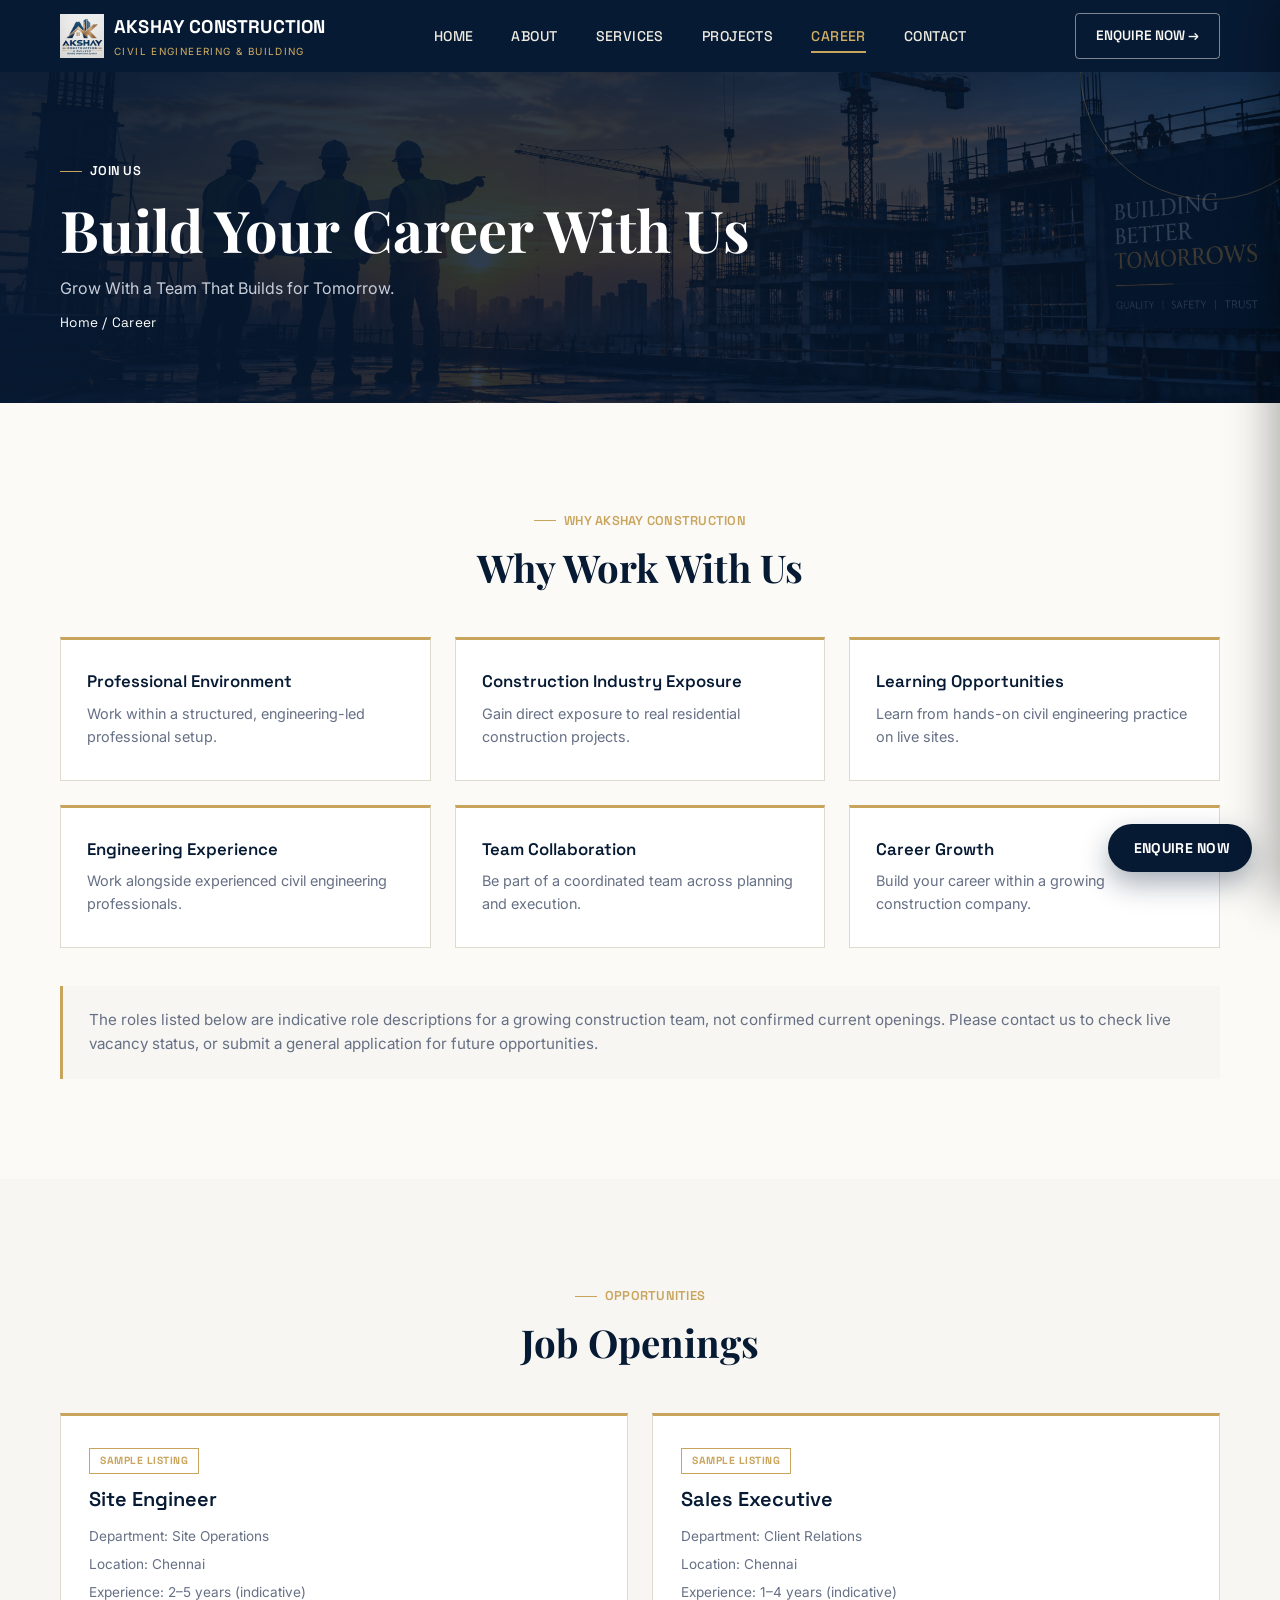
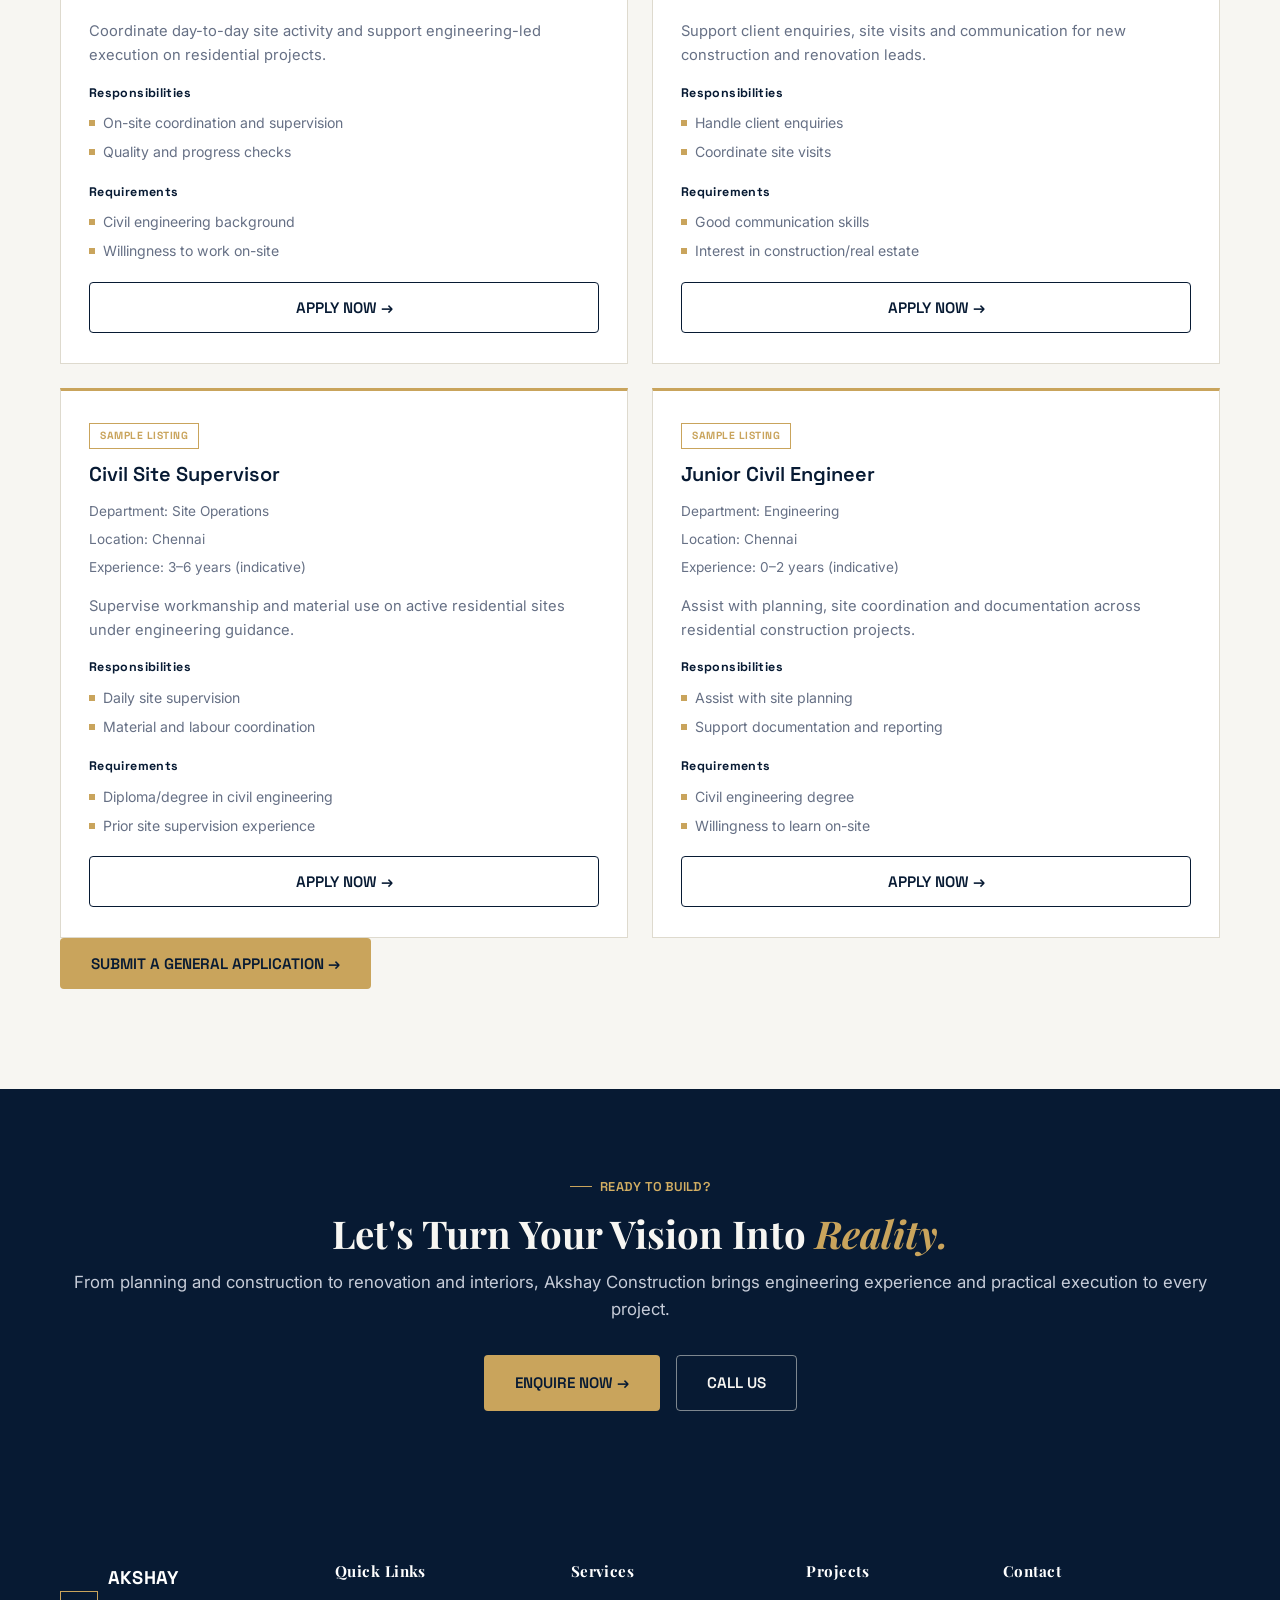
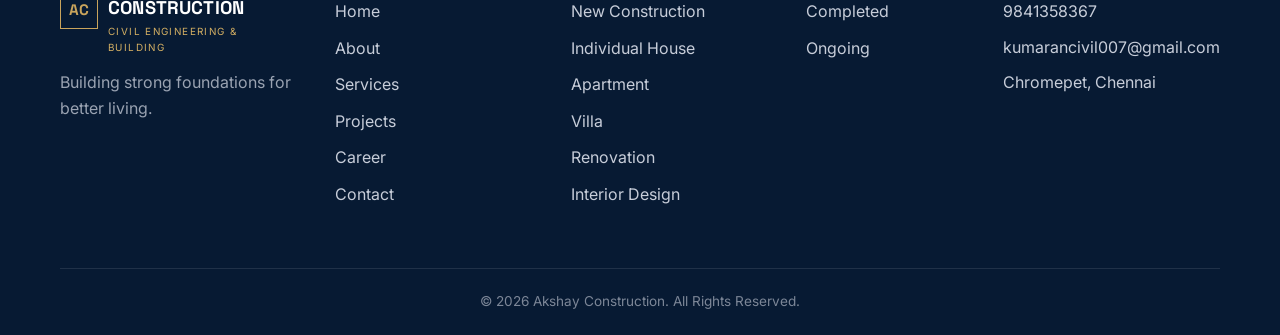
<file: career.html>
<!DOCTYPE html>
<html lang="en">
<head>
<meta charset="UTF-8">
<meta name="viewport" content="width=device-width, initial-scale=1.0">
<title>Careers | Akshay Construction Chennai</title>
<meta name="description" content="Build your career with Akshay Construction, a Chennai-based civil construction company. Submit your profile for future opportunities.">
<link rel="canonical" href="https://www.akshayconstruction.in/career.html">
<meta property="og:title" content="Careers | Akshay Construction">
<meta property="og:description" content="Join a professional environment focused on quality construction and continuous learning.">
<meta property="og:type" content="website">
<link rel="icon" href="images/logo1.jpeg" type="image/png">
<link rel="stylesheet" href="css/global.css">
<link rel="stylesheet" href="css/career.css">
</head>
<body>

<header class="navbar is-solid">
  <div class="container">
    <a href="index.html" class="brand">
      <img src="images/logo1.jpeg" alt="Akshay Construction Logo" class="brand-logo">
      <span>AKSHAY CONSTRUCTION<small>CIVIL ENGINEERING &amp; BUILDING</small></span>
    </a>
    <nav class="nav-links">
      <a href="index.html">HOME</a>
      <a href="about.html">ABOUT</a>
      <a href="services.html">SERVICES</a>
      <a href="projects.html">PROJECTS</a>
      <a href="career.html" class="active">CAREER</a>
      <a href="contact.html">CONTACT</a>
    </nav>
    <div class="nav-cta">
      <a href="contact.html" class="btn btn--outline-light btn--sm">ENQUIRE NOW &rarr;</a>
      <button class="hamburger" aria-label="Open menu"><span></span><span></span><span></span></button>
    </div>
  </div>
</header>

<div class="drawer-overlay"></div>
<aside class="mobile-drawer">
  <button class="drawer-close" aria-label="Close menu">&times;</button>
  <a href="index.html">HOME</a>
  <a href="about.html">ABOUT</a>
  <a href="services.html">SERVICES</a>
  <a href="projects.html">PROJECTS</a>
  <a href="career.html">CAREER</a>
  <a href="contact.html">CONTACT</a>
  <a href="contact.html" class="btn btn--gold btn--block drawer-cta">ENQUIRE NOW &rarr;</a>
  <a href="tel:9841358367" class="btn btn--outline-light btn--block" style="margin-top:10px;">CALL NOW</a>
  <a href="https://wa.me/919841358367?text=Hello%20Akshay%20Construction%2C%20I%20am%20interested%20in%20your%20construction%20services.%20I%20would%20like%20to%20know%20more%20about%20your%20services%20and%20quotation." class="btn btn--whatsapp btn--block" style="margin-top:10px;">WHATSAPP US</a>
</aside>

<section class="page-hero"style="background-image:url('images/career-hero.png');">
  <div class="container">
    <span class="tag on-dark">JOIN US</span>
    <h1>Build Your Career With Us</h1>
    <p style="max-width:560px;margin-top:14px;color:#C7CDD9;">Grow With a Team That Builds for Tomorrow.</p>
    <div class="breadcrumb"><a href="index.html">Home</a> / Career</div>
  </div>
</section>

<section class="section">
  <div class="container">
    <div class="section-head center reveal">
      <span class="tag">WHY AKSHAY CONSTRUCTION</span>
      <h2>Why Work With Us</h2>
    </div>
    <div class="why-work-grid">
      <div class="why-work-card reveal"><h3>Professional Environment</h3><p>Work within a structured, engineering-led professional setup.</p></div>
      <div class="why-work-card reveal"><h3>Construction Industry Exposure</h3><p>Gain direct exposure to real residential construction projects.</p></div>
      <div class="why-work-card reveal"><h3>Learning Opportunities</h3><p>Learn from hands-on civil engineering practice on live sites.</p></div>
      <div class="why-work-card reveal"><h3>Engineering Experience</h3><p>Work alongside experienced civil engineering professionals.</p></div>
      <div class="why-work-card reveal"><h3>Team Collaboration</h3><p>Be part of a coordinated team across planning and execution.</p></div>
      <div class="why-work-card reveal"><h3>Career Growth</h3><p>Build your career within a growing construction company.</p></div>
    </div>
    <div class="vacancy-note reveal">The roles listed below are indicative role descriptions for a growing construction team, not confirmed current openings. Please contact us to check live vacancy status, or submit a general application for future opportunities.</div>
  </div>
</section>

<!-- ================= JOB OPENINGS ================= -->
<section class="section section--alt">
  <div class="container">
    <div class="section-head center reveal">
      <span class="tag">OPPORTUNITIES</span>
      <h2>Job Openings</h2>
    </div>
    <div class="job-grid">

      <div class="job-card reveal">
        <span class="job-tag">SAMPLE LISTING</span>
        <h3>Site Engineer</h3>
        <ul class="job-meta">
          <li>Department: Site Operations</li>
          <li>Location: Chennai</li>
          <li>Experience: 2–5 years (indicative)</li>
        </ul>
        <p class="job-desc">Coordinate day-to-day site activity and support engineering-led execution on residential projects.</p>
        <p class="job-sub">Responsibilities</p>
        <ul class="job-list">
          <li>On-site coordination and supervision</li>
          <li>Quality and progress checks</li>
        </ul>
        <p class="job-sub">Requirements</p>
        <ul class="job-list">
          <li>Civil engineering background</li>
          <li>Willingness to work on-site</li>
        </ul>
        <button class="btn btn--outline btn--block apply-btn" data-position="Site Engineer" type="button">APPLY NOW &rarr;</button>
      </div>

      <div class="job-card reveal">
        <span class="job-tag">SAMPLE LISTING</span>
        <h3>Sales Executive</h3>
        <ul class="job-meta">
          <li>Department: Client Relations</li>
          <li>Location: Chennai</li>
          <li>Experience: 1–4 years (indicative)</li>
        </ul>
        <p class="job-desc">Support client enquiries, site visits and communication for new construction and renovation leads.</p>
        <p class="job-sub">Responsibilities</p>
        <ul class="job-list">
          <li>Handle client enquiries</li>
          <li>Coordinate site visits</li>
        </ul>
        <p class="job-sub">Requirements</p>
        <ul class="job-list">
          <li>Good communication skills</li>
          <li>Interest in construction/real estate</li>
        </ul>
        <button class="btn btn--outline btn--block apply-btn" data-position="Sales Executive" type="button">APPLY NOW &rarr;</button>
      </div>

      <div class="job-card reveal">
        <span class="job-tag">SAMPLE LISTING</span>
        <h3>Civil Site Supervisor</h3>
        <ul class="job-meta">
          <li>Department: Site Operations</li>
          <li>Location: Chennai</li>
          <li>Experience: 3–6 years (indicative)</li>
        </ul>
        <p class="job-desc">Supervise workmanship and material use on active residential sites under engineering guidance.</p>
        <p class="job-sub">Responsibilities</p>
        <ul class="job-list">
          <li>Daily site supervision</li>
          <li>Material and labour coordination</li>
        </ul>
        <p class="job-sub">Requirements</p>
        <ul class="job-list">
          <li>Diploma/degree in civil engineering</li>
          <li>Prior site supervision experience</li>
        </ul>
        <button class="btn btn--outline btn--block apply-btn" data-position="Civil Site Supervisor" type="button">APPLY NOW &rarr;</button>
      </div>

      <div class="job-card reveal">
        <span class="job-tag">SAMPLE LISTING</span>
        <h3>Junior Civil Engineer</h3>
        <ul class="job-meta">
          <li>Department: Engineering</li>
          <li>Location: Chennai</li>
          <li>Experience: 0–2 years (indicative)</li>
        </ul>
        <p class="job-desc">Assist with planning, site coordination and documentation across residential construction projects.</p>
        <p class="job-sub">Responsibilities</p>
        <ul class="job-list">
          <li>Assist with site planning</li>
          <li>Support documentation and reporting</li>
        </ul>
        <p class="job-sub">Requirements</p>
        <ul class="job-list">
          <li>Civil engineering degree</li>
          <li>Willingness to learn on-site</li>
        </ul>
        <button class="btn btn--outline btn--block apply-btn" data-position="Junior Civil Engineer" type="button">APPLY NOW &rarr;</button>
      </div>

    </div>

    <div class="section-foot">
      <button class="btn btn--gold apply-btn" data-position="" type="button">SUBMIT A GENERAL APPLICATION &rarr;</button>
    </div>
  </div>
</section>

<section class="final-cta section--dark">
  <div class="container">
    <span class="tag on-dark" style="justify-content:center;">READY TO BUILD?</span>
    <h2 class="reveal">Let's Turn Your Vision Into <span class="accent">Reality.</span></h2>
    <p class="reveal">From planning and construction to renovation and interiors, Akshay Construction brings engineering experience and practical execution to every project.</p>
    <div class="btn-row reveal" style="justify-content:center;">
      <a href="contact.html" class="btn btn--gold">ENQUIRE NOW &rarr;</a>
      <a href="tel:9841358367" class="btn btn--outline-light">CALL US</a>
    </div>
  </div>
</section>

<!-- ================= APPLY MODAL ================= -->
<div class="modal-overlay" id="applyModal">
  <div class="modal-box" style="position:relative;max-width:640px;">
    <button class="modal-close" id="applyModalClose" aria-label="Close" style="position:absolute;">&times;</button>
    <div class="modal-body" style="padding:38px 34px;">
      <span class="tag">APPLY NOW</span>
      <h2 style="margin-bottom:22px;">Submit Your Application</h2>
      <form id="careerForm" novalidate>
        <div class="form-grid">
          <div class="field">
            <label for="fullName">Full Name</label>
            <input type="text" id="fullName" name="fullName" required>
          </div>
          <div class="field">
            <label for="phone">Phone Number</label>
            <input type="tel" id="phone" name="phone" required>
          </div>
          <div class="field">
            <label for="email">Email</label>
            <input type="email" id="email" name="email" required>
          </div>
          <div class="field">
            <label for="position">Position</label>
            <input type="text" id="position" name="position" placeholder="e.g. Site Engineer" required>
          </div>
          <div class="field">
            <label for="qualification">Qualification</label>
            <input type="text" id="qualification" name="qualification" required>
          </div>
          <div class="field">
            <label for="experience">Experience</label>
            <input type="text" id="experience" name="experience" placeholder="e.g. 2 years">
          </div>
          <div class="field full">
            <label for="currentLocation">Current Location</label>
            <input type="text" id="currentLocation" name="currentLocation" placeholder="e.g. Chromepet, Chennai">
          </div>
          <div class="field full">
            <label for="message">Message</label>
            <textarea id="message" name="message" placeholder="Tell us a little about yourself"></textarea>
          </div>
          <div class="field full">
            <label for="resumeUpload">Resume Upload</label>
            <label class="field-file" for="resumeUpload" id="resumeFileName">Click to upload your resume (PDF or Word)</label>
            <input type="file" id="resumeUpload" name="resume" accept=".pdf,.doc,.docx" style="display:none;">
          </div>
        </div>
        <button type="submit" class="btn btn--gold btn--block" style="margin-top:26px;">SUBMIT APPLICATION &rarr;</button>
        <div class="form-success" id="careerSuccess"></div>
        <p class="form-note">Your details are used only to review your application for current and future opportunities at Akshay Construction.</p>
      </form>
    </div>
  </div>
</div>

<footer class="site-footer">
  <div class="container">
    <div class="footer-grid footer-grid--5">
      <div class="footer-brand">
        <div class="brand"><span class="brand-mark">AC</span><span>AKSHAY CONSTRUCTION<small>CIVIL ENGINEERING &amp; BUILDING</small></span></div>
        <p>Building strong foundations for better living.</p>
      </div>
      <div class="footer-col">
        <h4>Quick Links</h4>
        <ul>
          <li><a href="index.html">Home</a></li>
          <li><a href="about.html">About</a></li>
          <li><a href="services.html">Services</a></li>
          <li><a href="projects.html">Projects</a></li>
          <li><a href="career.html">Career</a></li>
          <li><a href="contact.html">Contact</a></li>
        </ul>
      </div>
      <div class="footer-col">
        <h4>Services</h4>
        <ul>
          <li><a href="services.html">New Construction</a></li>
          <li><a href="services.html">Individual House</a></li>
          <li><a href="services.html">Apartment</a></li>
          <li><a href="services.html">Villa</a></li>
          <li><a href="services.html">Renovation</a></li>
          <li><a href="services.html">Interior Design</a></li>
        </ul>
      </div>
      <div class="footer-col">
        <h4>Projects</h4>
        <ul>
          <li><a href="projects.html?filter=completed">Completed</a></li>
          <li><a href="projects.html?filter=ongoing">Ongoing</a></li>
        </ul>
      </div>
      <div class="footer-col">
        <h4>Contact</h4>
        <p><a href="tel:9841358367">9841358367</a></p>
        <p><a href="mailto:kumarancivil007@gmail.com">kumarancivil007@gmail.com</a></p>
        <p>Chromepet, Chennai</p>
      </div>
    </div>
    <div class="footer-bottom">&copy; 2026 Akshay Construction. All Rights Reserved.</div>
  </div>
</footer>

<div class="floating-widget" id="floatingWidget">
  <div class="fw-options" id="fwOptions">
    <a class="fw-btn fw-whatsapp" href="https://wa.me/919841358367?text=Hello%20Akshay%20Construction%2C%20I%20am%20interested%20in%20your%20construction%20services.%20I%20would%20like%20to%20know%20more%20about%20your%20services%20and%20quotation." aria-label="Chat on WhatsApp">
      <svg class="fw-icon" viewBox="0 0 24 24" fill="currentColor"><path d="M12 2C6.48 2 2 6.48 2 12c0 1.85.5 3.58 1.36 5.07L2 22l5.08-1.33A9.94 9.94 0 0012 22c5.52 0 10-4.48 10-10S17.52 2 12 2zm0 18c-1.6 0-3.1-.42-4.4-1.16l-.31-.18-3.12.82.83-3.04-.2-.32A7.94 7.94 0 014 12c0-4.41 3.59-8 8-8s8 3.59 8 8-3.59 8-8 8zm4.4-5.98c-.24-.12-1.43-.7-1.65-.78-.22-.08-.38-.12-.54.12-.16.24-.62.78-.76.94-.14.16-.28.18-.52.06-.24-.12-1.02-.38-1.94-1.2-.72-.64-1.2-1.43-1.34-1.67-.14-.24-.02-.37.1-.49.11-.11.24-.28.36-.42.12-.14.16-.24.24-.4.08-.16.04-.3-.02-.42-.06-.12-.54-1.3-.74-1.78-.2-.47-.4-.4-.54-.41h-.46c-.16 0-.42.06-.64.3-.22.24-.84.82-.84 2s.86 2.32.98 2.48c.12.16 1.7 2.6 4.12 3.64.58.25 1.03.4 1.38.51.58.18 1.11.16 1.53.1.47-.07 1.43-.58 1.63-1.15.2-.57.2-1.06.14-1.15-.06-.1-.22-.16-.46-.28z"/></svg>
      <span class="fw-label">WhatsApp</span>
    </a>
    <a class="fw-btn fw-call" href="tel:9841358367" aria-label="Call Akshay Construction">
      <svg class="fw-icon" viewBox="0 0 24 24" fill="currentColor"><path d="M6.6 10.8c1.4 2.8 3.8 5.1 6.6 6.6l2.2-2.2c.3-.3.7-.4 1-.2 1.1.4 2.3.6 3.6.6.6 0 1 .4 1 1V20c0 .6-.4 1-1 1C10.6 21 3 13.4 3 4c0-.6.4-1 1-1h3.5c.6 0 1 .4 1 1 0 1.2.2 2.5.6 3.6.1.4 0 .8-.2 1l-2.3 2.2z"/></svg>
      <span class="fw-label">Call</span>
    </a>
    <a class="fw-btn fw-email" href="mailto:kumarancivil007@gmail.com" aria-label="Email Akshay Construction">
      <svg class="fw-icon" viewBox="0 0 24 24" fill="currentColor"><path d="M20 4H4c-1.1 0-2 .9-2 2v12c0 1.1.9 2 2 2h16c1.1 0 2-.9 2-2V6c0-1.1-.9-2-2-2zm0 4-8 5-8-5V6l8 5 8-5v2z"/></svg>
      <span class="fw-label">Email</span>
    </a>
  </div>
  <button class="fw-main" id="fwToggle" aria-expanded="false" aria-controls="fwOptions">
    <svg class="fw-icon fw-icon-plus" viewBox="0 0 24 24" fill="currentColor"><path d="M11 4h2v7h7v2h-7v7h-2v-7H4v-2h7z"/></svg>
    <span class="fw-label">ENQUIRE NOW</span>
  </button>
</div>

<script src="js/global.js"></script>
<script src="js/career.js"></script>
</body>
</html>
</file>
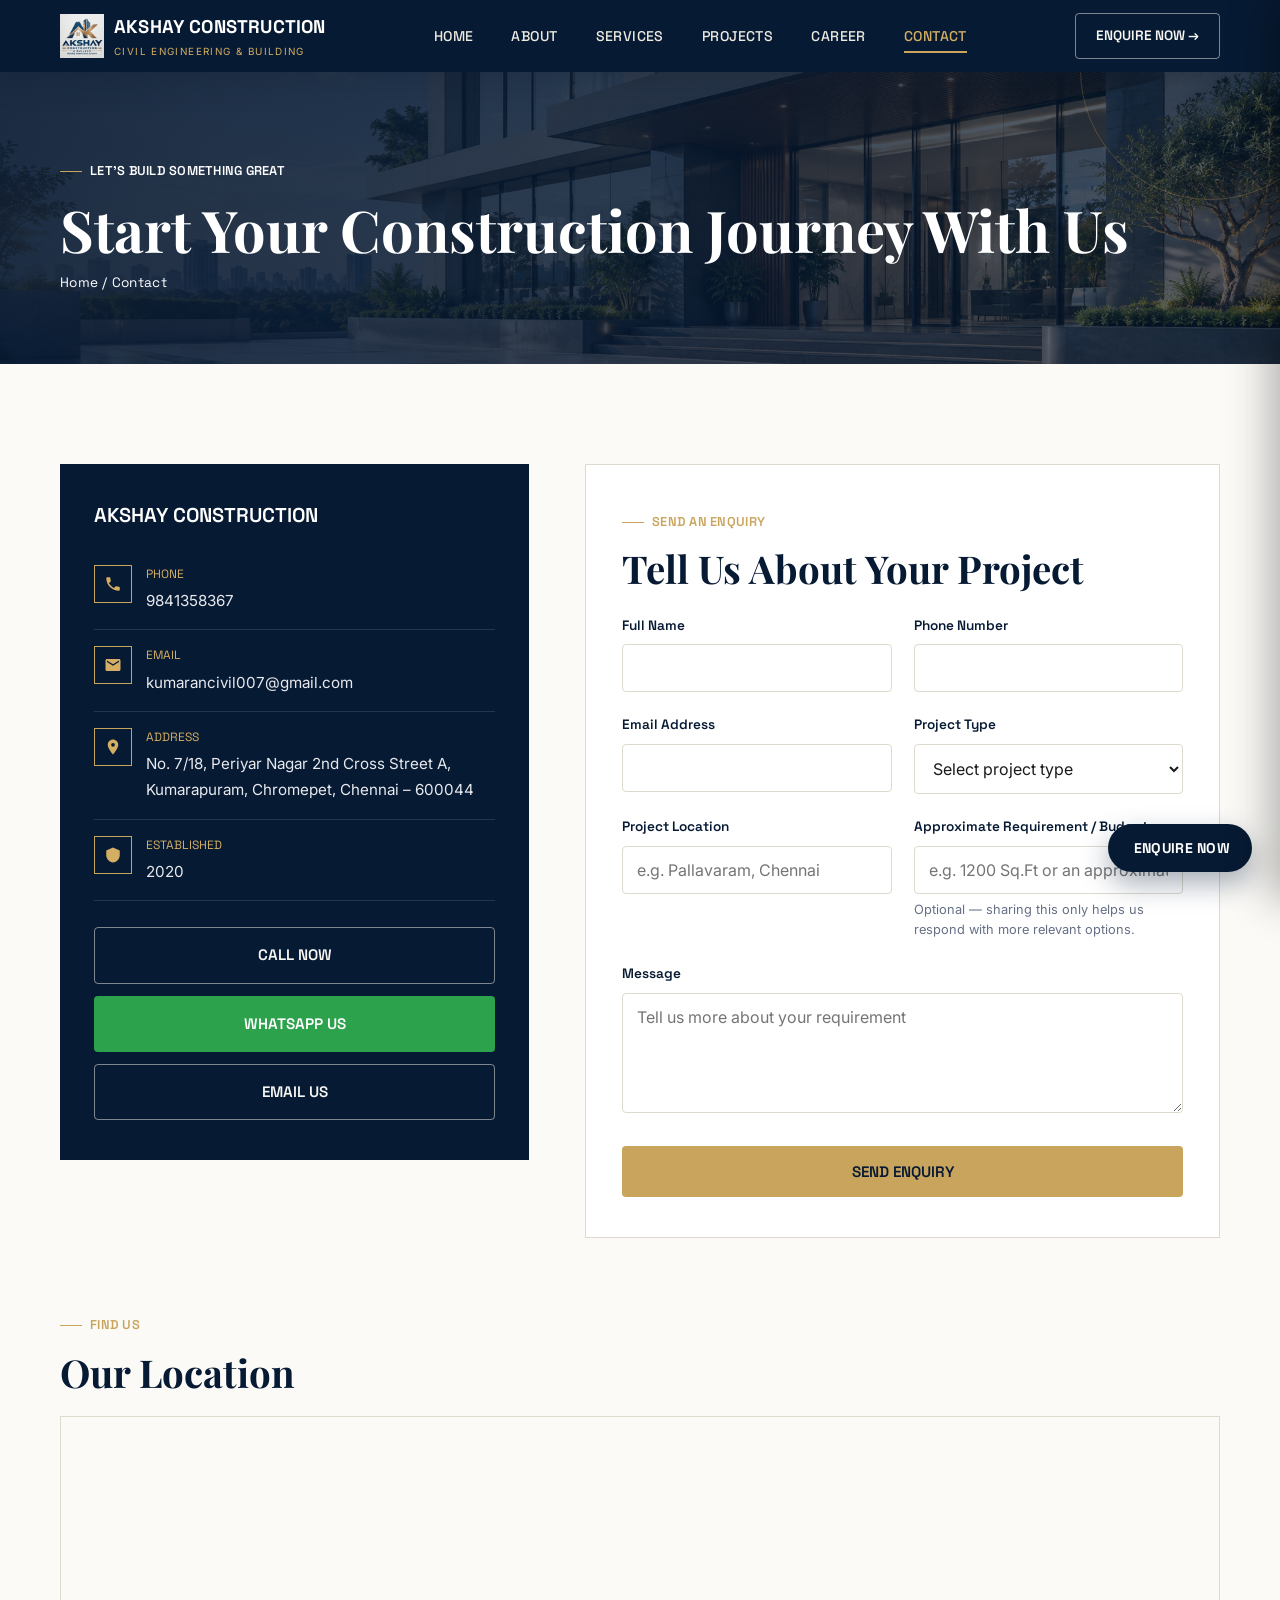
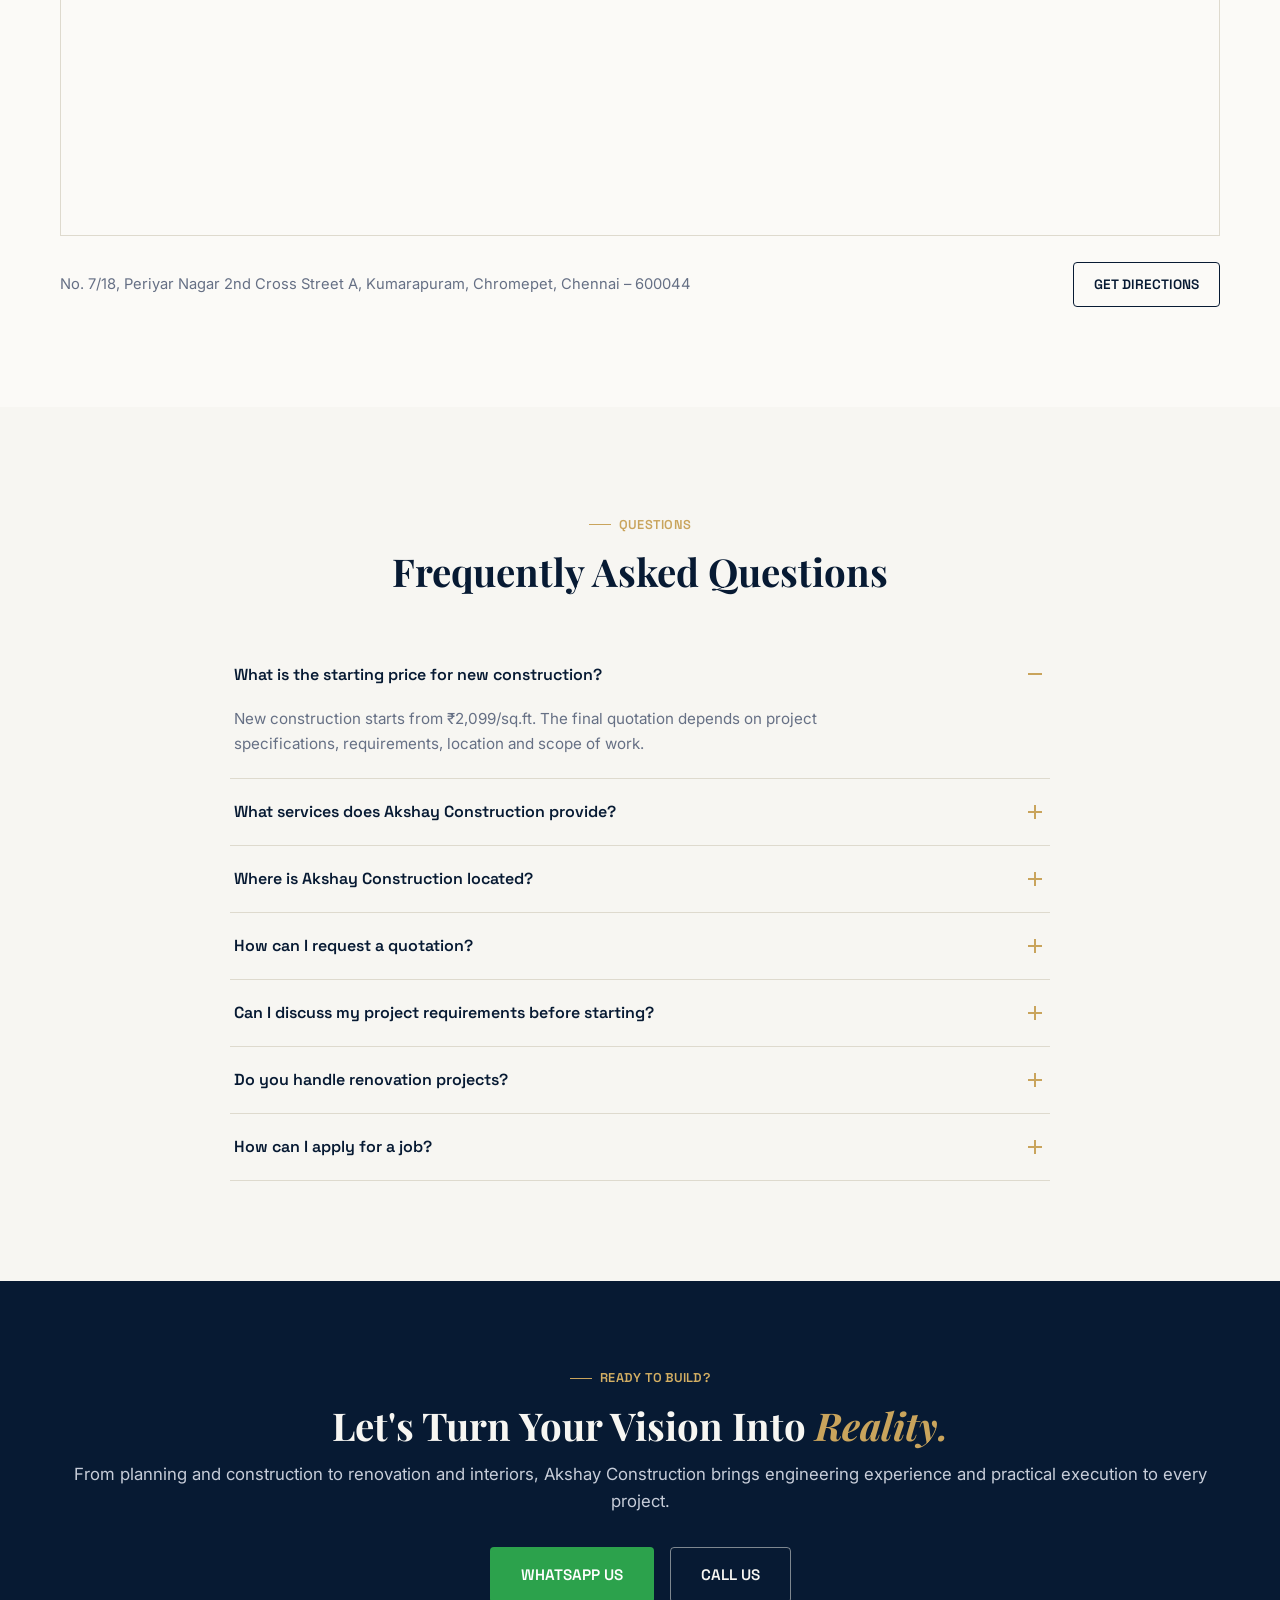
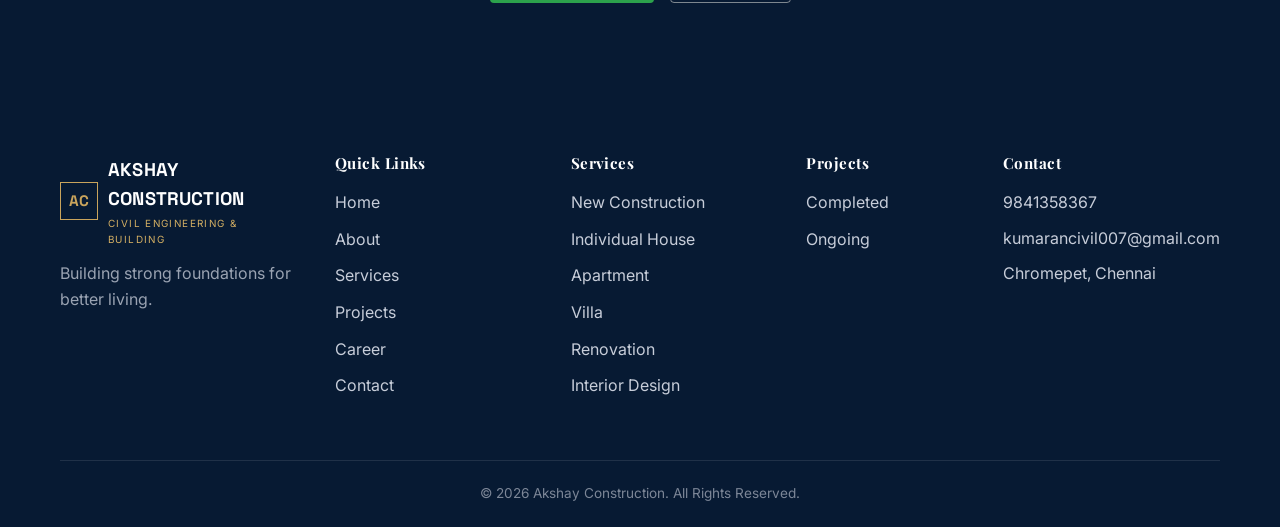
<file: contact.html>
<!DOCTYPE html>
<html lang="en">
<head>
<meta charset="UTF-8">
<meta name="viewport" content="width=device-width, initial-scale=1.0">
<title>Contact Us | Akshay Construction Chennai</title>
<meta name="description" content="Contact Akshay Construction in Chromepet, Chennai. Call, WhatsApp or send an enquiry for your construction project.">
<link rel="canonical" href="https://www.akshayconstruction.in/contact.html">
<meta property="og:title" content="Contact Akshay Construction">
<meta property="og:description" content="Get in touch with Akshay Construction for new construction, renovation, villa and apartment projects in Chennai.">
<meta property="og:type" content="website">
<link rel="icon" href="images/logo1.jpeg" type="image/png">
<link rel="stylesheet" href="css/global.css">
<link rel="stylesheet" href="css/contact.css">
</head>
<body>

<header class="navbar is-solid">
  <div class="container">
    <a href="index.html" class="brand">
      <img src="images/logo1.jpeg" alt="Akshay Construction Logo" class="brand-logo">
      <span>AKSHAY CONSTRUCTION<small>CIVIL ENGINEERING &amp; BUILDING</small></span>
    </a>
    <nav class="nav-links">
      <a href="index.html">HOME</a>
      <a href="about.html">ABOUT</a>
      <a href="services.html">SERVICES</a>
      <a href="projects.html">PROJECTS</a>
      <a href="career.html">CAREER</a>
      <a href="contact.html" class="active">CONTACT</a>
    </nav>
    <div class="nav-cta">
      <a href="contact.html" class="btn btn--outline-light btn--sm">ENQUIRE NOW &rarr;</a>
      <button class="hamburger" aria-label="Open menu"><span></span><span></span><span></span></button>
    </div>
  </div>
</header>

<div class="drawer-overlay"></div>
<aside class="mobile-drawer">
  <button class="drawer-close" aria-label="Close menu">&times;</button>
  <a href="index.html">HOME</a>
  <a href="about.html">ABOUT</a>
  <a href="services.html">SERVICES</a>
  <a href="projects.html">PROJECTS</a>
  <a href="career.html">CAREER</a>
  <a href="contact.html">CONTACT</a>
  <a href="contact.html" class="btn btn--gold btn--block drawer-cta">ENQUIRE NOW &rarr;</a>
  <a href="tel:9841358367" class="btn btn--outline-light btn--block" style="margin-top:10px;">CALL NOW</a>
  <a href="https://wa.me/919841358367?text=Hello%20Akshay%20Construction%2C%20I%20am%20interested%20in%20your%20construction%20services.%20I%20would%20like%20to%20know%20more%20about%20your%20services%20and%20quotation." class="btn btn--whatsapp btn--block" style="margin-top:10px;">WHATSAPP US</a>
</aside>

<section class="page-hero"style="background-image:url('images/contact-hero.png');">
  <div class="container">
    <span class="tag on-dark">LET'S BUILD SOMETHING GREAT</span>
    <h1>Start Your Construction Journey With Us</h1>
    <div class="breadcrumb"><a href="index.html">Home</a> / Contact</div>
  </div>
</section>

<section class="section">
  <div class="container">
    <div class="contact-layout">

      <div class="contact-info-card reveal">
        <h3>AKSHAY CONSTRUCTION</h3>

        <div class="contact-info-row">
          <div class="contact-info-icon">
            <svg width="18" height="18" viewBox="0 0 24 24" fill="currentColor"><path d="M6.6 10.8c1.4 2.8 3.8 5.1 6.6 6.6l2.2-2.2c.3-.3.7-.4 1-.2 1.1.4 2.3.6 3.6.6.6 0 1 .4 1 1V20c0 .6-.4 1-1 1C10.6 21 3 13.4 3 4c0-.6.4-1 1-1h3.5c.6 0 1 .4 1 1 0 1.2.2 2.5.6 3.6.1.4 0 .8-.2 1l-2.3 2.2z"/></svg>
          </div>
          <div><span class="label">PHONE</span><a class="value" href="tel:9841358367">9841358367</a></div>
        </div>

        <div class="contact-info-row">
          <div class="contact-info-icon">
            <svg width="18" height="18" viewBox="0 0 24 24" fill="currentColor"><path d="M20 4H4c-1.1 0-2 .9-2 2v12c0 1.1.9 2 2 2h16c1.1 0 2-.9 2-2V6c0-1.1-.9-2-2-2zm0 4-8 5-8-5V6l8 5 8-5v2z"/></svg>
          </div>
          <div><span class="label">EMAIL</span><a class="value" href="mailto:kumarancivil007@gmail.com">kumarancivil007@gmail.com</a></div>
        </div>

        <div class="contact-info-row">
          <div class="contact-info-icon">
            <svg width="18" height="18" viewBox="0 0 24 24" fill="currentColor"><path d="M12 2C8.13 2 5 5.13 5 9c0 5.25 7 13 7 13s7-7.75 7-13c0-3.87-3.13-7-7-7zm0 9.5A2.5 2.5 0 1 1 12 6.5a2.5 2.5 0 0 1 0 5z"/></svg>
          </div>
          <div><span class="label">ADDRESS</span><span class="value">No. 7/18, Periyar Nagar 2nd Cross Street A, Kumarapuram, Chromepet, Chennai – 600044</span></div>
        </div>

        <div class="contact-info-row">
          <div class="contact-info-icon">
            <svg width="18" height="18" viewBox="0 0 24 24" fill="currentColor"><path d="M12 2l9 4v6c0 5-3.8 9.4-9 10-5.2-.6-9-5-9-10V6z"/></svg>
          </div>
          <div><span class="label">ESTABLISHED</span><span class="value">2020</span></div>
        </div>

        <div class="contact-actions">
          <a href="tel:9841358367" class="btn btn--outline-light btn--block">CALL NOW</a>
          <a href="https://wa.me/919841358367?text=Hello%20Akshay%20Construction%2C%20I%20am%20interested%20in%20your%20construction%20services.%20I%20would%20like%20to%20know%20more%20about%20your%20services%20and%20quotation." class="btn btn--whatsapp btn--block">WHATSAPP US</a>
          <a href="mailto:kumarancivil007@gmail.com" class="btn btn--outline-light btn--block">EMAIL US</a>
        </div>
      </div>

      <div class="contact-form-card reveal">
        <span class="tag">SEND AN ENQUIRY</span>
        <h2 style="margin-bottom:24px;">Tell Us About Your Project</h2>
        <form id="enquiryForm" novalidate>
          <div class="form-grid">
            <div class="field">
              <label for="cFullName">Full Name</label>
              <input type="text" id="cFullName" name="fullName" required>
            </div>
            <div class="field">
              <label for="cPhone">Phone Number</label>
              <input type="tel" id="cPhone" name="phone" required>
            </div>
            <div class="field">
              <label for="cEmail">Email Address</label>
              <input type="email" id="cEmail" name="email" required>
            </div>
            <div class="field">
              <label for="cProjectType">Project Type</label>
              <select id="cProjectType" name="projectType" required>
                <option value="" disabled selected>Select project type</option>
                <option>New Construction</option>
                <option>Individual House</option>
                <option>Apartment</option>
                <option>Villa</option>
                <option>Renovation</option>
                <option>Interior Design</option>
                <option>Other</option>
              </select>
            </div>
            <div class="field">
              <label for="cLocation">Project Location</label>
              <input type="text" id="cLocation" name="location" placeholder="e.g. Pallavaram, Chennai" required>
            </div>
            <div class="field">
              <label for="cArea">Approximate Requirement / Budget</label>
              <input type="text" id="cArea" name="area" placeholder="e.g. 1200 Sq.Ft or an approximate budget">
              <p style="margin-top:6px;font-size:0.8rem;color:var(--ink-soft);">Optional — sharing this only helps us respond with more relevant options.</p>
            </div>
            <div class="field full">
              <label for="cMessage">Message</label>
              <textarea id="cMessage" name="message" placeholder="Tell us more about your requirement"></textarea>
            </div>
          </div>
          <button type="submit" class="btn btn--gold btn--block" style="margin-top:26px;">SEND ENQUIRY</button>
          <div class="form-success" id="enquirySuccess"></div>
        </form>
      </div>

    </div>

    <div class="map-wrap reveal">
      <span class="tag">FIND US</span>
      <h2 style="margin-bottom:22px;">Our Location</h2>
      <iframe class="map-frame" loading="lazy" referrerpolicy="no-referrer-when-downgrade"
        src="https://www.google.com/maps?q=No.+7%2F18%2C+Periyar+Nagar+2nd+Cross+Street+A%2C+Kumarapuram%2C+Chromepet%2C+Chennai+600044&output=embed"
        title="Akshay Construction location map"></iframe>
      <div class="map-foot">
        <p>No. 7/18, Periyar Nagar 2nd Cross Street A, Kumarapuram, Chromepet, Chennai – 600044</p>
        <a class="btn btn--outline btn--sm" target="_blank" rel="noopener"
          href="https://www.google.com/maps/dir/?api=1&destination=No.%207%2F18%2C%20Periyar%20Nagar%202nd%20Cross%20Street%20A%2C%20Kumarapuram%2C%20Chromepet%2C%20Chennai%20600044">GET DIRECTIONS</a>
      </div>
    </div>
  </div>
</section>

<!-- ================= FAQ ================= -->
<section class="section section--alt">
  <div class="container">
    <div class="section-head center reveal">
      <span class="tag">QUESTIONS</span>
      <h2>Frequently Asked Questions</h2>
    </div>
    <div class="faq-list reveal">
      <div class="accordion-item is-open">
        <button class="accordion-trigger">What is the starting price for new construction?<span class="plus"></span></button>
        <div class="accordion-panel"><p>New construction starts from ₹2,099/sq.ft. The final quotation depends on project specifications, requirements, location and scope of work.</p></div>
      </div>
      <div class="accordion-item">
        <button class="accordion-trigger">What services does Akshay Construction provide?<span class="plus"></span></button>
        <div class="accordion-panel"><p>Individual house construction, apartments, renovation, villas, interior design and new construction.</p></div>
      </div>
      <div class="accordion-item">
        <button class="accordion-trigger">Where is Akshay Construction located?<span class="plus"></span></button>
        <div class="accordion-panel"><p>Kumarapuram, Chromepet, Chennai.</p></div>
      </div>
      <div class="accordion-item">
        <button class="accordion-trigger">How can I request a quotation?<span class="plus"></span></button>
        <div class="accordion-panel"><p>Use the enquiry form above, call 9841358367, or contact us through WhatsApp/email.</p></div>
      </div>
      <div class="accordion-item">
        <button class="accordion-trigger">Can I discuss my project requirements before starting?<span class="plus"></span></button>
        <div class="accordion-panel"><p>Yes. Clients can contact the team to discuss their requirements and understand the possible construction approach.</p></div>
      </div>
      <div class="accordion-item">
        <button class="accordion-trigger">Do you handle renovation projects?<span class="plus"></span></button>
        <div class="accordion-panel"><p>Yes. Renovation is one of the services offered by Akshay Construction.</p></div>
      </div>
      <div class="accordion-item">
        <button class="accordion-trigger">How can I apply for a job?<span class="plus"></span></button>
        <div class="accordion-panel"><p>Use the Apply Now option on the Careers page and submit the requested details.</p></div>
      </div>
    </div>
  </div>
</section>

<section class="final-cta section--dark">
  <div class="container">
    <span class="tag on-dark" style="justify-content:center;">READY TO BUILD?</span>
    <h2 class="reveal">Let's Turn Your Vision Into <span class="accent">Reality.</span></h2>
    <p class="reveal">From planning and construction to renovation and interiors, Akshay Construction brings engineering experience and practical execution to every project.</p>
    <div class="btn-row reveal" style="justify-content:center;">
      <a href="https://wa.me/919841358367?text=Hello%20Akshay%20Construction%2C%20I%20am%20interested%20in%20your%20construction%20services.%20I%20would%20like%20to%20know%20more%20about%20your%20services%20and%20quotation." class="btn btn--whatsapp">WHATSAPP US</a>
      <a href="tel:9841358367" class="btn btn--outline-light">CALL US</a>
    </div>
  </div>
</section>

<footer class="site-footer">
  <div class="container">
    <div class="footer-grid footer-grid--5">
      <div class="footer-brand">
        <div class="brand"><span class="brand-mark">AC</span><span>AKSHAY CONSTRUCTION<small>CIVIL ENGINEERING &amp; BUILDING</small></span></div>
        <p>Building strong foundations for better living.</p>
      </div>
      <div class="footer-col">
        <h4>Quick Links</h4>
        <ul>
          <li><a href="index.html">Home</a></li>
          <li><a href="about.html">About</a></li>
          <li><a href="services.html">Services</a></li>
          <li><a href="projects.html">Projects</a></li>
          <li><a href="career.html">Career</a></li>
          <li><a href="contact.html">Contact</a></li>
        </ul>
      </div>
      <div class="footer-col">
        <h4>Services</h4>
        <ul>
          <li><a href="services.html">New Construction</a></li>
          <li><a href="services.html">Individual House</a></li>
          <li><a href="services.html">Apartment</a></li>
          <li><a href="services.html">Villa</a></li>
          <li><a href="services.html">Renovation</a></li>
          <li><a href="services.html">Interior Design</a></li>
        </ul>
      </div>
      <div class="footer-col">
        <h4>Projects</h4>
        <ul>
          <li><a href="projects.html?filter=completed">Completed</a></li>
          <li><a href="projects.html?filter=ongoing">Ongoing</a></li>
        </ul>
      </div>
      <div class="footer-col">
        <h4>Contact</h4>
        <p><a href="tel:9841358367">9841358367</a></p>
        <p><a href="mailto:kumarancivil007@gmail.com">kumarancivil007@gmail.com</a></p>
        <p>Chromepet, Chennai</p>
      </div>
    </div>
    <div class="footer-bottom">&copy; 2026 Akshay Construction. All Rights Reserved.</div>
  </div>
</footer>

<div class="floating-widget" id="floatingWidget">
  <div class="fw-options" id="fwOptions">
    <a class="fw-btn fw-whatsapp" href="https://wa.me/919841358367?text=Hello%20Akshay%20Construction%2C%20I%20am%20interested%20in%20your%20construction%20services.%20I%20would%20like%20to%20know%20more%20about%20your%20services%20and%20quotation." aria-label="Chat on WhatsApp">
      <svg class="fw-icon" viewBox="0 0 24 24" fill="currentColor"><path d="M12 2C6.48 2 2 6.48 2 12c0 1.85.5 3.58 1.36 5.07L2 22l5.08-1.33A9.94 9.94 0 0012 22c5.52 0 10-4.48 10-10S17.52 2 12 2zm0 18c-1.6 0-3.1-.42-4.4-1.16l-.31-.18-3.12.82.83-3.04-.2-.32A7.94 7.94 0 014 12c0-4.41 3.59-8 8-8s8 3.59 8 8-3.59 8-8 8zm4.4-5.98c-.24-.12-1.43-.7-1.65-.78-.22-.08-.38-.12-.54.12-.16.24-.62.78-.76.94-.14.16-.28.18-.52.06-.24-.12-1.02-.38-1.94-1.2-.72-.64-1.2-1.43-1.34-1.67-.14-.24-.02-.37.1-.49.11-.11.24-.28.36-.42.12-.14.16-.24.24-.4.08-.16.04-.3-.02-.42-.06-.12-.54-1.3-.74-1.78-.2-.47-.4-.4-.54-.41h-.46c-.16 0-.42.06-.64.3-.22.24-.84.82-.84 2s.86 2.32.98 2.48c.12.16 1.7 2.6 4.12 3.64.58.25 1.03.4 1.38.51.58.18 1.11.16 1.53.1.47-.07 1.43-.58 1.63-1.15.2-.57.2-1.06.14-1.15-.06-.1-.22-.16-.46-.28z"/></svg>
      <span class="fw-label">WhatsApp</span>
    </a>
    <a class="fw-btn fw-call" href="tel:9841358367" aria-label="Call Akshay Construction">
      <svg class="fw-icon" viewBox="0 0 24 24" fill="currentColor"><path d="M6.6 10.8c1.4 2.8 3.8 5.1 6.6 6.6l2.2-2.2c.3-.3.7-.4 1-.2 1.1.4 2.3.6 3.6.6.6 0 1 .4 1 1V20c0 .6-.4 1-1 1C10.6 21 3 13.4 3 4c0-.6.4-1 1-1h3.5c.6 0 1 .4 1 1 0 1.2.2 2.5.6 3.6.1.4 0 .8-.2 1l-2.3 2.2z"/></svg>
      <span class="fw-label">Call</span>
    </a>
    <a class="fw-btn fw-email" href="mailto:kumarancivil007@gmail.com" aria-label="Email Akshay Construction">
      <svg class="fw-icon" viewBox="0 0 24 24" fill="currentColor"><path d="M20 4H4c-1.1 0-2 .9-2 2v12c0 1.1.9 2 2 2h16c1.1 0 2-.9 2-2V6c0-1.1-.9-2-2-2zm0 4-8 5-8-5V6l8 5 8-5v2z"/></svg>
      <span class="fw-label">Email</span>
    </a>
  </div>
  <button class="fw-main" id="fwToggle" aria-expanded="false" aria-controls="fwOptions">
    <svg class="fw-icon fw-icon-plus" viewBox="0 0 24 24" fill="currentColor"><path d="M11 4h2v7h7v2h-7v7h-2v-7H4v-2h7z"/></svg>
    <span class="fw-label">ENQUIRE NOW</span>
  </button>
</div>

<script src="js/global.js"></script>
<script src="js/contact.js"></script>
</body>
</html>
</file>
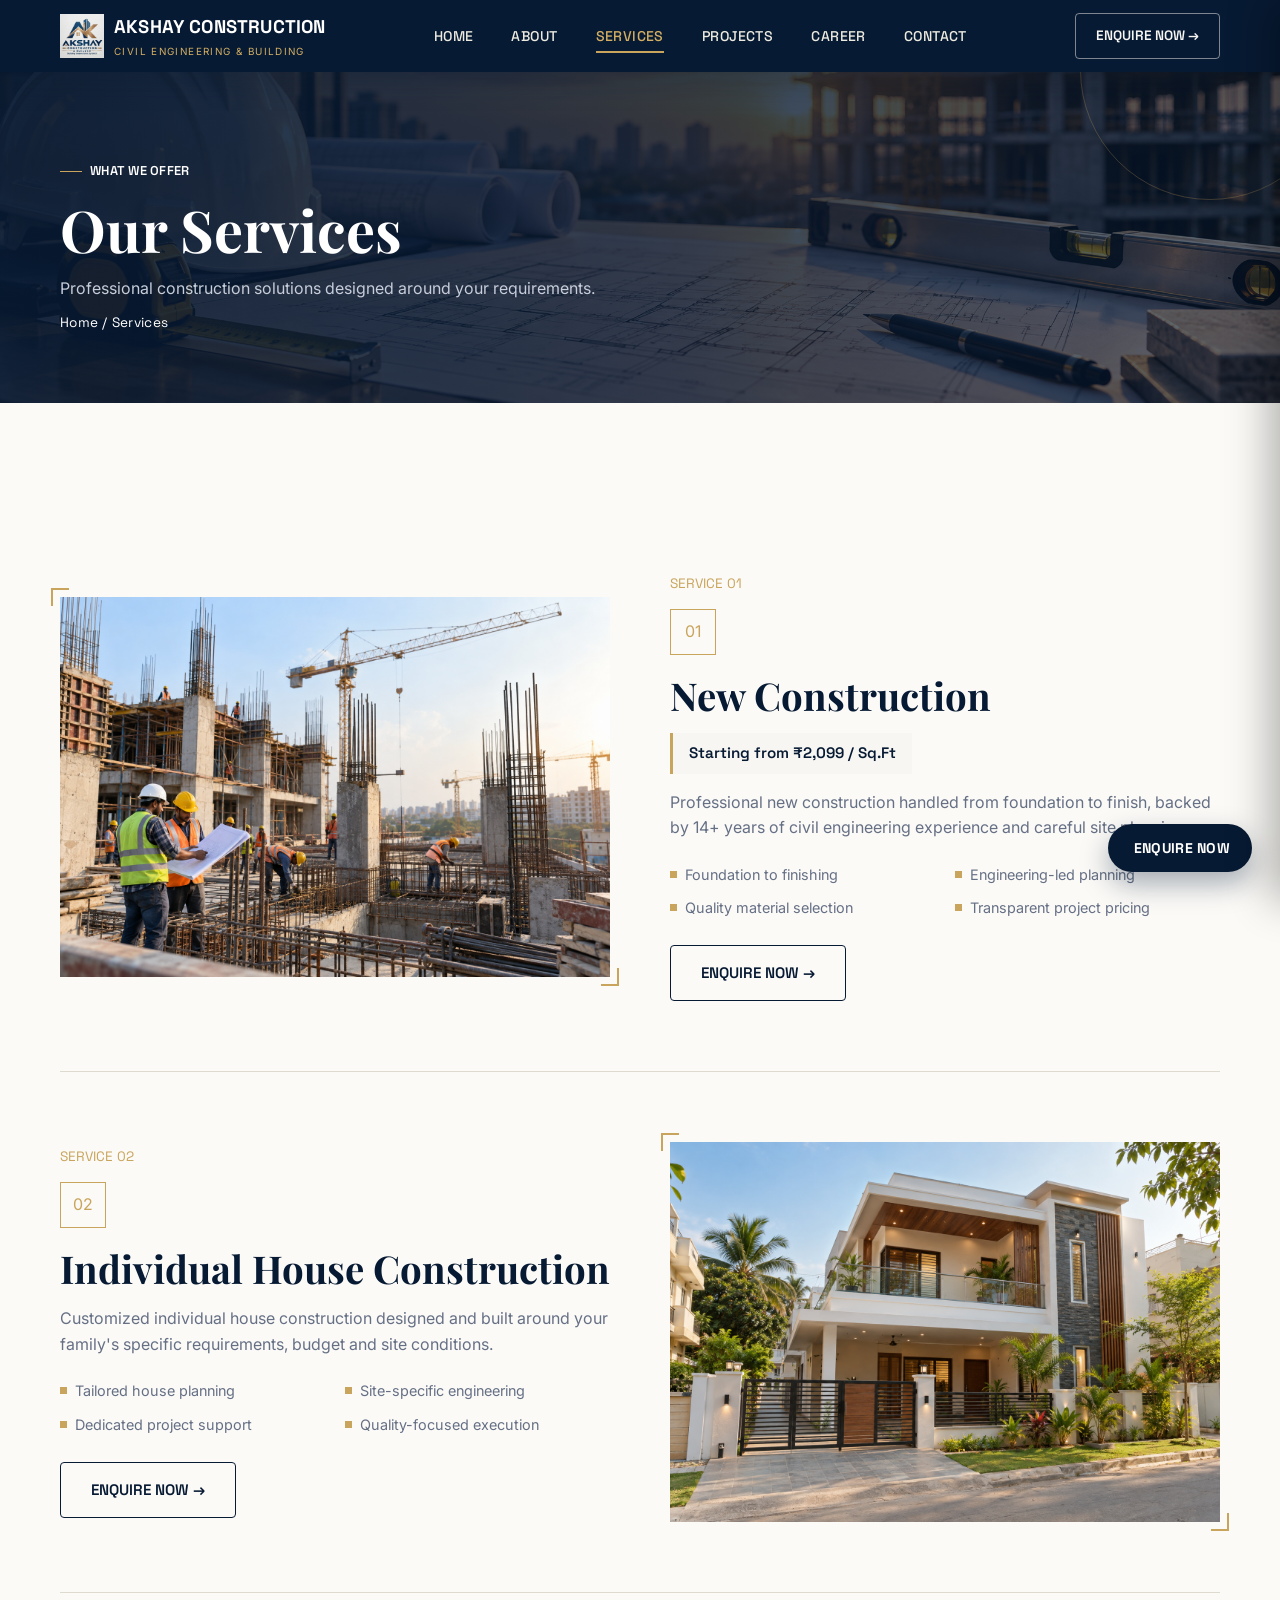
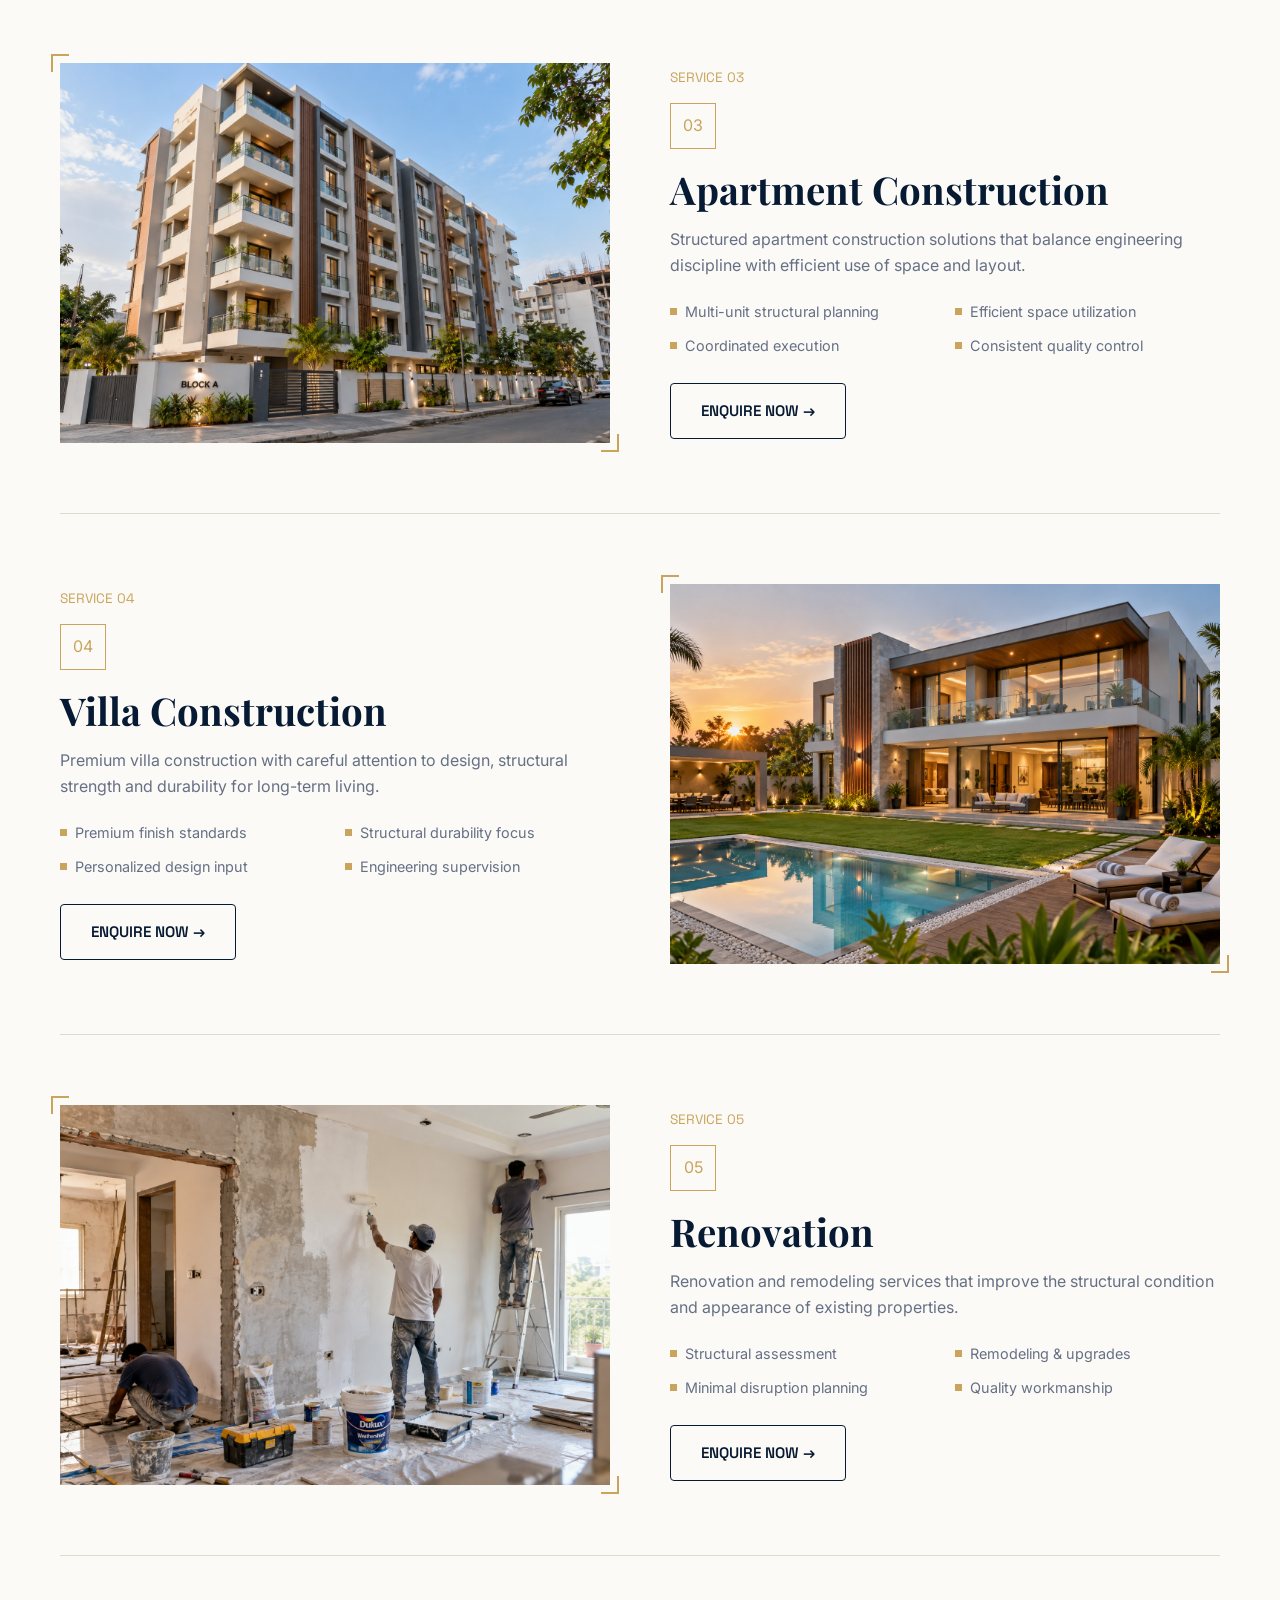
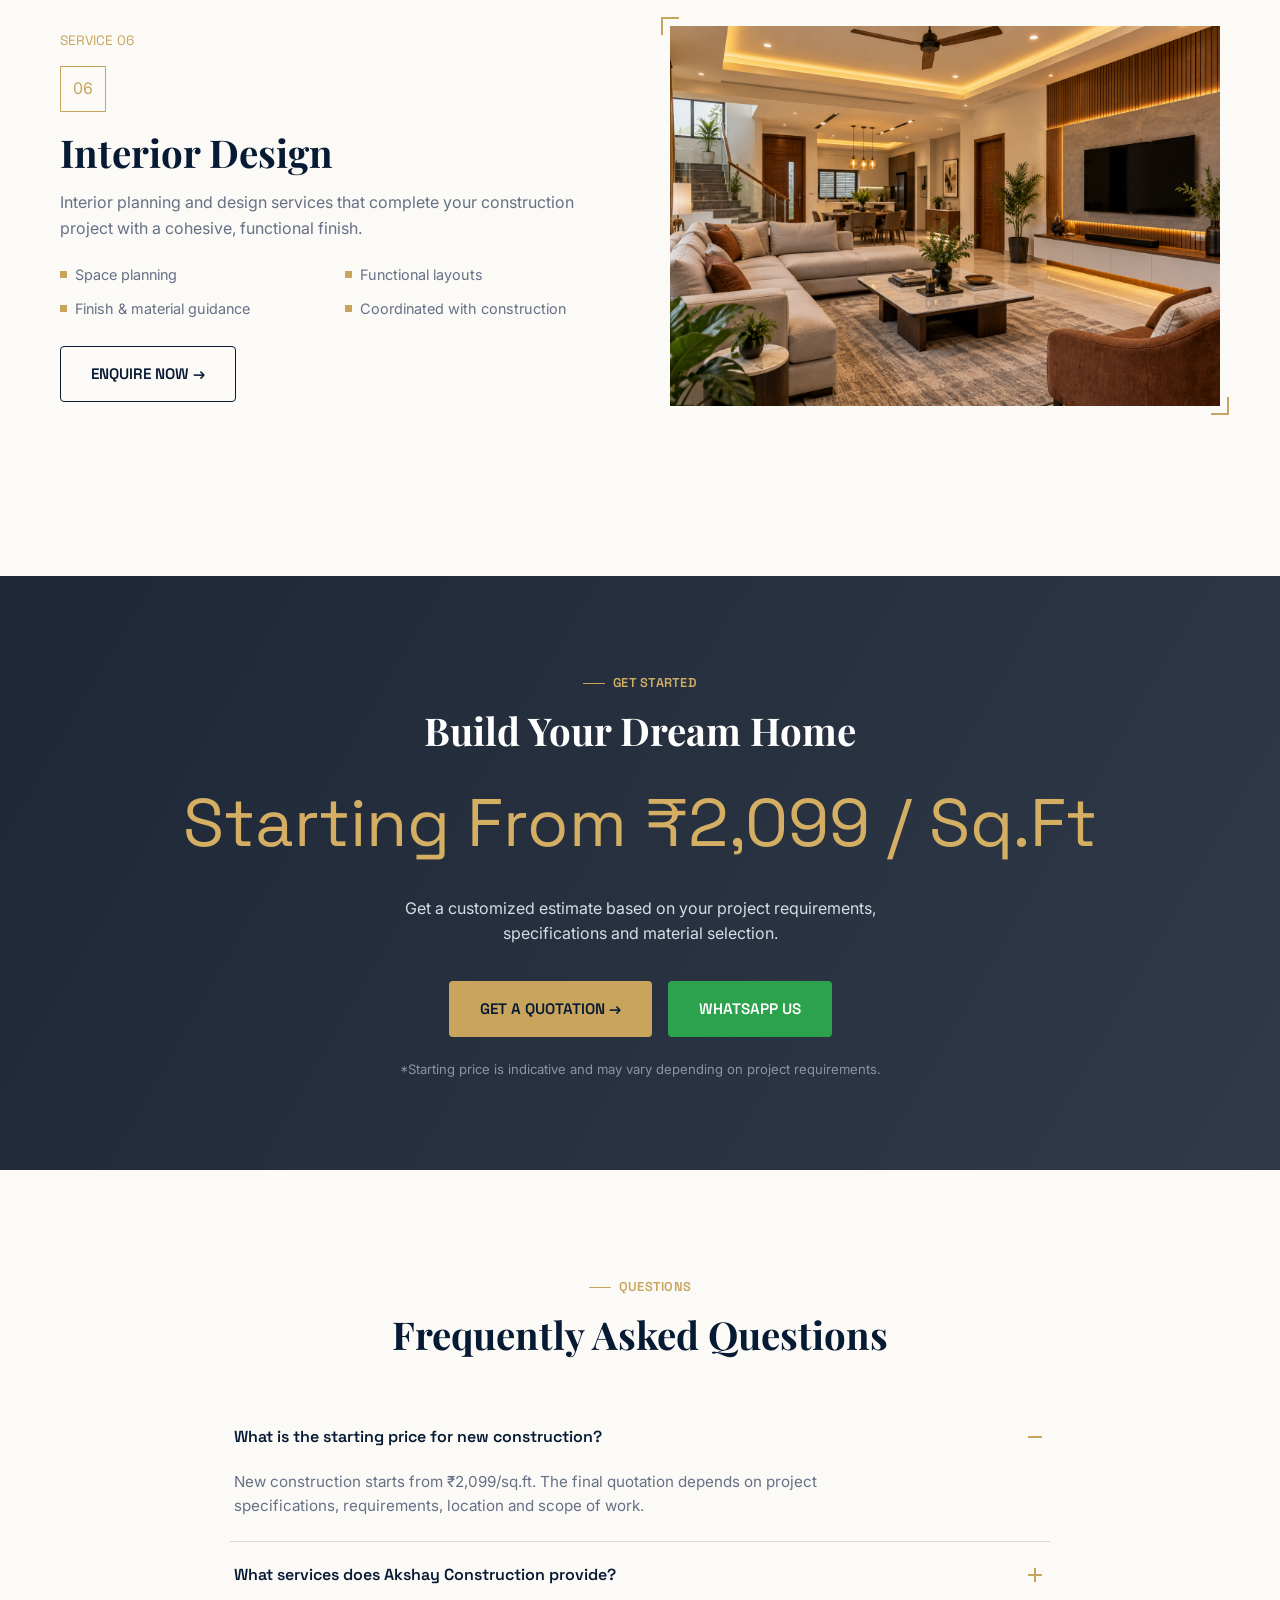
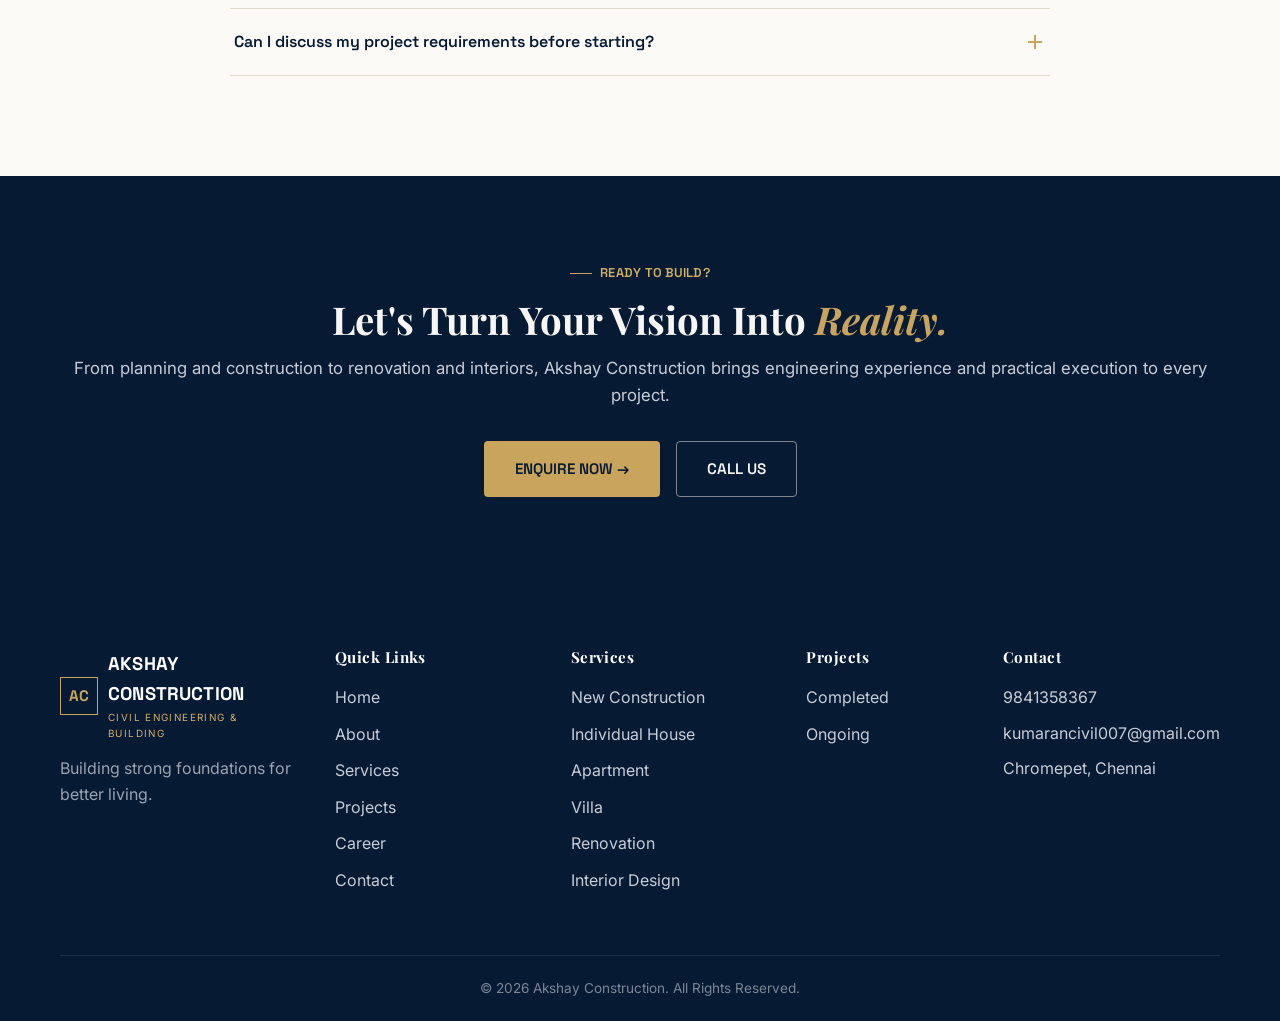
<file: services.html>
<!DOCTYPE html>
<html lang="en">
<head>
<meta charset="UTF-8">
<meta name="viewport" content="width=device-width, initial-scale=1.0">
<title>Construction Services | Akshay Construction Chennai</title>
<meta name="description" content="Explore Akshay Construction's services in Chennai: new construction, individual house, apartment, villa, renovation and interior design.">
<link rel="canonical" href="https://www.akshayconstruction.in/services.html">
<meta property="og:title" content="Construction Services | Akshay Construction">
<meta property="og:description" content="New construction, individual house, apartment, villa, renovation and interior design services in Chennai.">
<meta property="og:type" content="website">
<link rel="icon" href="images/logo1.jpeg" type="image/png">
<link rel="stylesheet" href="css/global.css">
<link rel="stylesheet" href="css/services.css">
</head>
<body>

<header class="navbar is-solid">
  <div class="container">
    <a href="index.html" class="brand">
      <img src="images/logo1.jpeg" alt="Akshay Construction Logo" class="brand-logo">
      <span>AKSHAY CONSTRUCTION<small>CIVIL ENGINEERING &amp; BUILDING</small></span>
    </a>
    <nav class="nav-links">
      <a href="index.html">HOME</a>
      <a href="about.html">ABOUT</a>
      <a href="services.html" class="active">SERVICES</a>
      <a href="projects.html">PROJECTS</a>
      <a href="career.html">CAREER</a>
      <a href="contact.html">CONTACT</a>
    </nav>
    <div class="nav-cta">
      <a href="contact.html" class="btn btn--outline-light btn--sm">ENQUIRE NOW &rarr;</a>
      <button class="hamburger" aria-label="Open menu"><span></span><span></span><span></span></button>
    </div>
  </div>
</header>

<div class="drawer-overlay"></div>
<aside class="mobile-drawer">
  <button class="drawer-close" aria-label="Close menu">&times;</button>
  <a href="index.html">HOME</a>
  <a href="about.html">ABOUT</a>
  <a href="services.html">SERVICES</a>
  <a href="projects.html">PROJECTS</a>
  <a href="career.html">CAREER</a>
  <a href="contact.html">CONTACT</a>
  <a href="contact.html" class="btn btn--gold btn--block drawer-cta">ENQUIRE NOW &rarr;</a>
  <a href="tel:9841358367" class="btn btn--outline-light btn--block" style="margin-top:10px;">CALL NOW</a>
  <a href="https://wa.me/919841358367?text=Hello%20Akshay%20Construction%2C%20I%20am%20interested%20in%20your%20construction%20services.%20I%20would%20like%20to%20know%20more%20about%20your%20services%20and%20quotation." class="btn btn--whatsapp btn--block" style="margin-top:10px;">WHATSAPP US</a>
</aside>

<section class="page-hero"style="background-image:url('images/service-hero.png');">
  <div class="container">
    <span class="tag on-dark">WHAT WE OFFER</span>
    <h1>Our Services</h1>
    <p style="max-width:560px;margin-top:14px;color:#C7CDD9;">Professional construction solutions designed around your requirements.</p>
    <div class="breadcrumb"><a href="index.html">Home</a> / Services</div>
  </div>
</section>

<section class="section">
  <div class="container">

    <div class="service-block reveal">
      <div class="service-block-media tick-frame">
        <img src="images/service-new construction.png" alt="New construction site with structural framework">
      </div>
      <div>
        <span class="service-block-num">SERVICE 01</span>
        <div class="service-block-icon">01</div>
        <h2>New Construction</h2>
        <span class="service-price">Starting from ₹2,099 / Sq.Ft</span>
        <p class="desc">Professional new construction handled from foundation to finish, backed by 14+ years of civil engineering experience and careful site planning.</p>
        <ul class="service-points">
          <li>Foundation to finishing</li>
          <li>Engineering-led planning</li>
          <li>Quality material selection</li>
          <li>Transparent project pricing</li>
        </ul>
        <a href="contact.html" class="btn btn--outline">ENQUIRE NOW &rarr;</a>
      </div>
    </div>

    <div class="service-block reveal">
      <div class="service-block-media tick-frame">
        <img src="images/service-individual house.png" alt="Individual house construction in progress">
      </div>
      <div>
        <span class="service-block-num">SERVICE 02</span>
        <div class="service-block-icon">02</div>
        <h2>Individual House Construction</h2>
        <p class="desc">Customized individual house construction designed and built around your family's specific requirements, budget and site conditions.</p>
        <ul class="service-points">
          <li>Tailored house planning</li>
          <li>Site-specific engineering</li>
          <li>Dedicated project support</li>
          <li>Quality-focused execution</li>
        </ul>
        <a href="contact.html" class="btn btn--outline">ENQUIRE NOW &rarr;</a>
      </div>
    </div>

    <div class="service-block reveal">
      <div class="service-block-media tick-frame">
        <img src="images/service-apartments.png" alt="Apartment building construction">
      </div>
      <div>
        <span class="service-block-num">SERVICE 03</span>
        <div class="service-block-icon">03</div>
        <h2>Apartment Construction</h2>
        <p class="desc">Structured apartment construction solutions that balance engineering discipline with efficient use of space and layout.</p>
        <ul class="service-points">
          <li>Multi-unit structural planning</li>
          <li>Efficient space utilization</li>
          <li>Coordinated execution</li>
          <li>Consistent quality control</li>
        </ul>
        <a href="contact.html" class="btn btn--outline">ENQUIRE NOW &rarr;</a>
      </div>
    </div>

    <div class="service-block reveal">
      <div class="service-block-media tick-frame">
        <img src="images/service-villa.png" alt="Villa construction exterior view">
      </div>
      <div>
        <span class="service-block-num">SERVICE 04</span>
        <div class="service-block-icon">04</div>
        <h2>Villa Construction</h2>
        <p class="desc">Premium villa construction with careful attention to design, structural strength and durability for long-term living.</p>
        <ul class="service-points">
          <li>Premium finish standards</li>
          <li>Structural durability focus</li>
          <li>Personalized design input</li>
          <li>Engineering supervision</li>
        </ul>
        <a href="contact.html" class="btn btn--outline">ENQUIRE NOW &rarr;</a>
      </div>
    </div>

    <div class="service-block reveal">
      <div class="service-block-media tick-frame">
        <img src="images/service-renovation.png" alt="Home renovation and remodeling work">
      </div>
      <div>
        <span class="service-block-num">SERVICE 05</span>
        <div class="service-block-icon">05</div>
        <h2>Renovation</h2>
        <p class="desc">Renovation and remodeling services that improve the structural condition and appearance of existing properties.</p>
        <ul class="service-points">
          <li>Structural assessment</li>
          <li>Remodeling &amp; upgrades</li>
          <li>Minimal disruption planning</li>
          <li>Quality workmanship</li>
        </ul>
        <a href="contact.html" class="btn btn--outline">ENQUIRE NOW &rarr;</a>
      </div>
    </div>

    <div class="service-block reveal">
      <div class="service-block-media tick-frame">
        <img src="images/service-interior design.png" alt="Interior design planning and layout" loading="lazy" onerror="this.closest('.service-block-media').classList.add('img-fallback')">
      </div>
      <div>
        <span class="service-block-num">SERVICE 06</span>
        <div class="service-block-icon">06</div>
        <h2>Interior Design</h2>
        <p class="desc">Interior planning and design services that complete your construction project with a cohesive, functional finish.</p>
        <ul class="service-points">
          <li>Space planning</li>
          <li>Functional layouts</li>
          <li>Finish &amp; material guidance</li>
          <li>Coordinated with construction</li>
        </ul>
        <a href="contact.html" class="btn btn--outline">ENQUIRE NOW &rarr;</a>
      </div>
    </div>

  </div>
</section>

<section class="pricing-cta">
  <div class="container">
    <span class="tag on-dark" style="justify-content:center;">GET STARTED</span>
    <h2>Build Your Dream Home</h2>
    <div class="price-big">Starting From ₹2,099 / Sq.Ft</div>
    <p class="support">Get a customized estimate based on your project requirements, specifications and material selection.</p>
    <div class="btn-row" style="justify-content:center;">
      <a href="contact.html" class="btn btn--gold">GET A QUOTATION &rarr;</a>
      <a href="https://wa.me/919841358367?text=Hello%20Akshay%20Construction%2C%20I%20am%20interested%20in%20your%20construction%20services.%20I%20would%20like%20to%20know%20more%20about%20your%20services%20and%20quotation." class="btn btn--whatsapp">WHATSAPP US</a>
    </div>
    <p class="pricing-note">*Starting price is indicative and may vary depending on project requirements.</p>
  </div>
</section>

<!-- ================= FAQ ================= -->
<section class="section">
  <div class="container">
    <div class="section-head center reveal">
      <span class="tag">QUESTIONS</span>
      <h2>Frequently Asked Questions</h2>
    </div>
    <div class="faq-list reveal">
      <div class="accordion-item is-open">
        <button class="accordion-trigger">What is the starting price for new construction?<span class="plus"></span></button>
        <div class="accordion-panel"><p>New construction starts from ₹2,099/sq.ft. The final quotation depends on project specifications, requirements, location and scope of work.</p></div>
      </div>
      <div class="accordion-item">
        <button class="accordion-trigger">What services does Akshay Construction provide?<span class="plus"></span></button>
        <div class="accordion-panel"><p>Individual house construction, apartments, renovation, villas, interior design and new construction.</p></div>
      </div>
      <div class="accordion-item">
        <button class="accordion-trigger">Can I discuss my project requirements before starting?<span class="plus"></span></button>
        <div class="accordion-panel"><p>Yes. Clients can contact the team to discuss their requirements and understand the possible construction approach.</p></div>
      </div>
    </div>
  </div>
</section>

<section class="final-cta section--dark">
  <div class="container">
    <span class="tag on-dark" style="justify-content:center;">READY TO BUILD?</span>
    <h2 class="reveal">Let's Turn Your Vision Into <span class="accent">Reality.</span></h2>
    <p class="reveal">From planning and construction to renovation and interiors, Akshay Construction brings engineering experience and practical execution to every project.</p>
    <div class="btn-row reveal" style="justify-content:center;">
      <a href="contact.html" class="btn btn--gold">ENQUIRE NOW &rarr;</a>
      <a href="tel:9841358367" class="btn btn--outline-light">CALL US</a>
    </div>
  </div>
</section>

<footer class="site-footer">
  <div class="container">
    <div class="footer-grid footer-grid--5">
      <div class="footer-brand">
        <div class="brand"><span class="brand-mark">AC</span><span>AKSHAY CONSTRUCTION<small>CIVIL ENGINEERING &amp; BUILDING</small></span></div>
        <p>Building strong foundations for better living.</p>
      </div>
      <div class="footer-col">
        <h4>Quick Links</h4>
        <ul>
          <li><a href="index.html">Home</a></li>
          <li><a href="about.html">About</a></li>
          <li><a href="services.html">Services</a></li>
          <li><a href="projects.html">Projects</a></li>
          <li><a href="career.html">Career</a></li>
          <li><a href="contact.html">Contact</a></li>
        </ul>
      </div>
      <div class="footer-col">
        <h4>Services</h4>
        <ul>
          <li><a href="services.html">New Construction</a></li>
          <li><a href="services.html">Individual House</a></li>
          <li><a href="services.html">Apartment</a></li>
          <li><a href="services.html">Villa</a></li>
          <li><a href="services.html">Renovation</a></li>
          <li><a href="services.html">Interior Design</a></li>
        </ul>
      </div>
      <div class="footer-col">
        <h4>Projects</h4>
        <ul>
          <li><a href="projects.html?filter=completed">Completed</a></li>
          <li><a href="projects.html?filter=ongoing">Ongoing</a></li>
        </ul>
      </div>
      <div class="footer-col">
        <h4>Contact</h4>
        <p><a href="tel:9841358367">9841358367</a></p>
        <p><a href="mailto:kumarancivil007@gmail.com">kumarancivil007@gmail.com</a></p>
        <p>Chromepet, Chennai</p>
      </div>
    </div>
    <div class="footer-bottom">&copy; 2026 Akshay Construction. All Rights Reserved.</div>
  </div>
</footer>

<div class="floating-widget" id="floatingWidget">
  <div class="fw-options" id="fwOptions">
    <a class="fw-btn fw-whatsapp" href="https://wa.me/919841358367?text=Hello%20Akshay%20Construction%2C%20I%20am%20interested%20in%20your%20construction%20services.%20I%20would%20like%20to%20know%20more%20about%20your%20services%20and%20quotation." aria-label="Chat on WhatsApp">
      <svg class="fw-icon" viewBox="0 0 24 24" fill="currentColor"><path d="M12 2C6.48 2 2 6.48 2 12c0 1.85.5 3.58 1.36 5.07L2 22l5.08-1.33A9.94 9.94 0 0012 22c5.52 0 10-4.48 10-10S17.52 2 12 2zm0 18c-1.6 0-3.1-.42-4.4-1.16l-.31-.18-3.12.82.83-3.04-.2-.32A7.94 7.94 0 014 12c0-4.41 3.59-8 8-8s8 3.59 8 8-3.59 8-8 8zm4.4-5.98c-.24-.12-1.43-.7-1.65-.78-.22-.08-.38-.12-.54.12-.16.24-.62.78-.76.94-.14.16-.28.18-.52.06-.24-.12-1.02-.38-1.94-1.2-.72-.64-1.2-1.43-1.34-1.67-.14-.24-.02-.37.1-.49.11-.11.24-.28.36-.42.12-.14.16-.24.24-.4.08-.16.04-.3-.02-.42-.06-.12-.54-1.3-.74-1.78-.2-.47-.4-.4-.54-.41h-.46c-.16 0-.42.06-.64.3-.22.24-.84.82-.84 2s.86 2.32.98 2.48c.12.16 1.7 2.6 4.12 3.64.58.25 1.03.4 1.38.51.58.18 1.11.16 1.53.1.47-.07 1.43-.58 1.63-1.15.2-.57.2-1.06.14-1.15-.06-.1-.22-.16-.46-.28z"/></svg>
      <span class="fw-label">WhatsApp</span>
    </a>
    <a class="fw-btn fw-call" href="tel:9841358367" aria-label="Call Akshay Construction">
      <svg class="fw-icon" viewBox="0 0 24 24" fill="currentColor"><path d="M6.6 10.8c1.4 2.8 3.8 5.1 6.6 6.6l2.2-2.2c.3-.3.7-.4 1-.2 1.1.4 2.3.6 3.6.6.6 0 1 .4 1 1V20c0 .6-.4 1-1 1C10.6 21 3 13.4 3 4c0-.6.4-1 1-1h3.5c.6 0 1 .4 1 1 0 1.2.2 2.5.6 3.6.1.4 0 .8-.2 1l-2.3 2.2z"/></svg>
      <span class="fw-label">Call</span>
    </a>
    <a class="fw-btn fw-email" href="mailto:kumarancivil007@gmail.com" aria-label="Email Akshay Construction">
      <svg class="fw-icon" viewBox="0 0 24 24" fill="currentColor"><path d="M20 4H4c-1.1 0-2 .9-2 2v12c0 1.1.9 2 2 2h16c1.1 0 2-.9 2-2V6c0-1.1-.9-2-2-2zm0 4-8 5-8-5V6l8 5 8-5v2z"/></svg>
      <span class="fw-label">Email</span>
    </a>
  </div>
  <button class="fw-main" id="fwToggle" aria-expanded="false" aria-controls="fwOptions">
    <svg class="fw-icon fw-icon-plus" viewBox="0 0 24 24" fill="currentColor"><path d="M11 4h2v7h7v2h-7v7h-2v-7H4v-2h7z"/></svg>
    <span class="fw-label">ENQUIRE NOW</span>
  </button>
</div>

<script src="js/global.js"></script>
</body>
</html>
</file>
<file: css/global.css>
/* =========================================================
   AKSHAY CONSTRUCTION — GLOBAL DESIGN SYSTEM
   Design language: engineering drawing / site-plan vernacular.
   Thin rule lines, corner ticks, coordinate-style tags —
   drawn from the world of civil engineering drafting rather
   than generic template chrome.
   ========================================================= */

@import url('https://fonts.googleapis.com/css2?family=Playfair+Display:ital,wght@0,600;0,700;1,600;1,700&family=Space+Grotesk:wght@400;500;600;700&family=Inter:wght@400;500;600;700&display=swap');

:root{
  /* ---- Color tokens ---- */
  --navy-900:#071A33;
  --navy-800:#0B1F3A;
  --navy-700:#132B4E;
  --off-white:#F7F6F2;
  --paper:#FBFAF7;
  --gray-200:#E7E4DC;
  --gray-400:#C3BFB4;
  --ink:#1A1A1A;
  --ink-soft:#667085;
  --gold:#C9A45C;
  --gold-light:#D4AF63;
  --line:#DEDACE;
  --success:#3E7A4E;

  /* ---- Type ---- */
  --font-display:'Playfair Display', 'Space Grotesk', serif;
  --font-head:'Space Grotesk', 'Inter', sans-serif;
  --font-body:'Inter', sans-serif;

  /* ---- Layout ---- */
  --container:1320px;
  --radius-s:4px;
  --radius-m:8px;
  --nav-h:84px;
}

*,*::before,*::after{ box-sizing:border-box; }
html{ scroll-behavior:smooth; }

body{
  margin:0;
  font-family:var(--font-body);
  color:var(--ink);
  background:var(--paper);
  line-height:1.6;
  -webkit-font-smoothing:antialiased;
}

img{ max-width:100%; display:block; }
a{ color:inherit; text-decoration:none; }
ul{ list-style:none; margin:0; padding:0; }
button{ font-family:inherit; cursor:pointer; }
input,textarea,select{ font-family:inherit; font-size:1rem; }

/* Global alignment system: every section shares this one container so
   content width, left/right margins and heading widths line up across
   the whole site (Client Stories, Career, Process, Values, Why Us…). */
.container{
  width:min(100% - 120px, var(--container));
  margin-inline:auto;
}
@media (max-width: 1024px){
  .container{ width:min(100% - 64px, 1200px); }
}
@media (max-width: 767px){
  .container{ width:min(100% - 32px, 1200px); }
}

h1,h2,h3,h4{
  font-family:var(--font-display);
  color:var(--navy-900);
  line-height:1.15;
  margin:0;
  font-weight:700;
}

h1{ font-size:clamp(2.2rem,4.6vw,3.6rem); }
h2{ font-size:clamp(1.7rem,3vw,2.4rem); }
h3{ font-size:1.25rem; font-family:var(--font-head); font-weight:600; }

p{ margin:0; }

.accent{
  font-style:italic;
  color:var(--gold);
}

@media (prefers-reduced-motion: reduce){
  *{ animation:none !important; transition:none !important; scroll-behavior:auto !important; }
}

/* ---------------------------------------------------------
   Structural device: measurement tag (coordinate-plan style)
   used instead of a generic tracked-out ALL-CAPS eyebrow bar.
   --------------------------------------------------------- */
.tag{
  display:inline-flex;
  align-items:center;
  gap:8px;
  font-family:var(--font-head);
  font-size:0.8rem;
  letter-spacing:0.02em;
  color:var(--gold);
  font-weight:600;
  margin-bottom:14px;
}
.tag::before{
  content:'';
  width:22px;
  height:1px;
  background:var(--gold);
  display:inline-block;
}
.tag.on-dark{ color:var(--gold-light); }

.section{ padding-block:100px; }
.section--tight{ padding-block:64px; }
.section--dark{ background:var(--navy-900); color:var(--off-white); }
.section--dark h2, .section--dark h3{ color:var(--off-white); }
.section--alt{ background:var(--off-white); }

/* Consistent vertical rhythm across the whole site — desktop / tablet / mobile. */
@media (max-width: 1024px){
  .section{ padding-block:80px; }
  .section--tight{ padding-block:52px; }
}
@media (max-width: 767px){
  .section{ padding-block:60px; }
  .section--tight{ padding-block:40px; }
  .section-head{ margin-bottom:32px; }
  .page-hero{ padding:calc(var(--nav-h) + 40px) 0 44px; }
  .pricing-cta{ padding-block:56px; }
  .final-cta{ padding-block:52px; }
}

.section-head{
  max-width:640px;
  margin-bottom:48px;
}
.section-head.center{
  margin-left:auto;
  margin-right:auto;
  text-align:center;
}
.section-head p{
  color:var(--ink-soft);
  margin-top:14px;
  font-size:1.05rem;
}
.section--dark .section-head p{ color:#C7CDD9; }

/* ---------------------------------------------------------
   Buttons
   --------------------------------------------------------- */
.btn{
  display:inline-flex;
  align-items:center;
  justify-content:center;
  gap:10px;
  padding:15px 30px;
  font-family:var(--font-head);
  font-weight:600;
  font-size:0.95rem;
  border-radius:var(--radius-s);
  border:1px solid transparent;
  transition:transform .25s ease, background .25s ease, color .25s ease, border-color .25s ease;
  white-space:nowrap;
}
.btn:active{ transform:translateY(1px); }

.btn--gold{
  background:var(--gold);
  color:var(--navy-900);
}
.btn--gold:hover{ background:var(--gold-light); }

.btn--outline{
  background:transparent;
  color:var(--navy-900);
  border-color:var(--navy-900);
}
.btn--outline:hover{ background:var(--navy-900); color:var(--off-white); }

.btn--outline-light{
  background:transparent;
  color:var(--off-white);
  border-color:rgba(246,243,236,0.5);
}
.btn--outline-light:hover{ background:var(--off-white); color:var(--navy-900); border-color:var(--off-white); }

.btn--whatsapp{
  background:#2CA24C;
  color:#fff;
}
.btn--whatsapp:hover{ background:#268F42; }

.btn--sm{ padding:11px 20px; font-size:0.85rem; }
.btn--block{ width:100%; }

.btn-row{
  display:flex;
  flex-wrap:wrap;
  gap:16px;
}

/* ---------------------------------------------------------
   Navbar
   --------------------------------------------------------- */
.navbar{
  position:fixed;
  top:0; left:0; right:0;
  height:var(--nav-h);
  z-index:1000;
  display:flex;
  align-items:center;
  transition:background .35s ease, box-shadow .35s ease, height .35s ease;
  background:transparent;
}
.navbar .container{
  display:flex;
  align-items:center;
  justify-content:space-between;
}
.navbar.is-scrolled{
  background:var(--navy-900);
  height:72px;
  box-shadow:0 8px 30px rgba(15,26,43,0.25);
}
/* pages other than home don't have a dark hero image behind the nav,
   so keep the bar solid from the start on those pages */
.navbar.is-solid{ background:var(--navy-900); }

.brand-logo{
  width:44px;
  height:44px;
  object-fit:contain;
  flex-shrink:0;
}
.brand{
  display:flex;
  align-items:center;
  gap:10px;
  flex-shrink:0;
  font-family:var(--font-head);
  font-weight:700;
  font-size:1.15rem;
  color:#fff;
  letter-spacing:0.01em;
}
.brand-mark{
  width:38px; height:38px;
  border:1.5px solid var(--gold);
  display:flex; align-items:center; justify-content:center;
  color:var(--gold);
  font-size:0.95rem;
  font-weight:700;
  flex-shrink:0;
}
.brand small{
  display:block;
  font-family:var(--font-body);
  font-weight:400;
  font-size:0.62rem;
  letter-spacing:0.14em;
  color:var(--gold-light);
  margin-top:2px;
}

.nav-links{
  display:flex;
  align-items:center;
  gap:38px;
  flex-shrink:0;
  white-space:nowrap;
}
.nav-links a{
  font-family:var(--font-head);
  font-size:0.88rem;
  font-weight:500;
  letter-spacing:0.03em;
  color:#EDEAE0;
  position:relative;
  padding:6px 0;
}
.nav-links a::after{
  content:'';
  position:absolute;
  left:0; bottom:0;
  width:0; height:2px;
  background:var(--gold);
  transition:width .25s ease;
}
.nav-links a:hover::after,
.nav-links a.active::after{ width:100%; }
.nav-links a.active{ color:var(--gold-light); }

.nav-cta{ display:flex; align-items:center; gap:14px; flex-shrink:0; white-space:nowrap; }

.hamburger{
  display:none;
  flex-direction:column;
  gap:5px;
  width:30px;
  background:none;
  border:none;
  padding:6px 0;
}
.hamburger span{
  height:2px;
  background:#fff;
  width:100%;
  transition:transform .3s ease, opacity .3s ease;
}
.hamburger.is-open span:nth-child(1){ transform:translateY(7px) rotate(45deg); }
.hamburger.is-open span:nth-child(2){ opacity:0; }
.hamburger.is-open span:nth-child(3){ transform:translateY(-7px) rotate(-45deg); }

.mobile-drawer{
  position:fixed;
  top:0; right:0;
  height:100vh;
  width:min(320px,84vw);
  background:var(--navy-900);
  z-index:1100;
  transform:translateX(100%);
  transition:transform .35s ease;
  padding:28px 26px;
  display:flex;
  flex-direction:column;
  gap:6px;
  box-shadow:-10px 0 40px rgba(0,0,0,0.3);
}
.mobile-drawer.is-open{ transform:translateX(0); }
.mobile-drawer a{
  color:#EDEAE0;
  font-family:var(--font-head);
  font-size:1.05rem;
  padding:14px 4px;
  border-bottom:1px solid rgba(255,255,255,0.08);
}
.drawer-close{
  align-self:flex-end;
  background:none;
  border:none;
  color:#fff;
  font-size:1.6rem;
  line-height:1;
  margin-bottom:10px;
}
.drawer-overlay{
  position:fixed; inset:0;
  background:rgba(15,26,43,0.55);
  z-index:1050;
  opacity:0;
  pointer-events:none;
  transition:opacity .3s ease;
}
.drawer-overlay.is-open{ opacity:1; pointer-events:auto; }

.drawer-cta{ margin-top:16px; }

@media (max-width: 960px){
  .nav-links, .nav-cta .btn--outline-light{ display:none; }
  .hamburger{ display:flex; }
  .nav-cta{ gap:10px; }
}

/* ---------------------------------------------------------
   Page hero (interior pages) — engineering plan strip
   --------------------------------------------------------- */
.page-hero{
  background:var(--navy-900);
  color:var(--off-white);
  padding:calc(var(--nav-h) + 70px) 0 70px;
  position:relative;
  overflow:hidden;
  background-size:cover;
  background-position:center;
}
.page-hero::after{
  content:'';
  position:absolute;
  right:-60px; top:-60px;
  width:260px; height:260px;
  border:1px solid rgba(216,167,92,0.25);
  border-radius:50%;
}
.page-hero::before{
  content:'';
  position:absolute; inset:0;
  background:linear-gradient(100deg, rgba(7,26,51,0.92) 0%, rgba(7,26,51,0.8) 55%, rgba(7,26,51,0.62) 100%);
  z-index:0;
}
.page-hero .container{ position:relative; z-index:1; }
.page-hero h1,
.page-hero .tag,
.page-hero .breadcrumb,
.page-hero .breadcrumb a{
  color:#fff;
}
.breadcrumb{
  font-family:var(--font-head);
  font-size:0.85rem;
  color:var(--gold-light);
  margin-top:10px;
  letter-spacing:0.02em;
}
.breadcrumb a{ color:#C7CDD9; }
.breadcrumb a:hover{ color:#fff; }

/* ---------------------------------------------------------
   Cards — generic base, module specific styling in own CSS
   --------------------------------------------------------- */
.card{
  background:#fff;
  border:1px solid var(--line);
}

/* Corner-tick decoration used on media/images to nod to survey markers */
.tick-frame{ position:relative; }
.tick-frame::before,
.tick-frame::after{
  content:'';
  position:absolute;
  width:18px; height:18px;
  border-top:2px solid var(--gold);
  border-left:2px solid var(--gold);
  top:-9px; left:-9px;
  z-index:2;
}
.tick-frame::after{
  top:auto; left:auto;
  bottom:-9px; right:-9px;
  border-top:none; border-left:none;
  border-bottom:2px solid var(--gold);
  border-right:2px solid var(--gold);
}

/* ---------------------------------------------------------
   Project card — shared by Home preview + Projects page
   --------------------------------------------------------- */
.project-card{
  background:#fff;
  border:1px solid var(--line);
  overflow:hidden;
  transition:transform .3s ease, box-shadow .3s ease;
}
.project-card:hover{
  transform:translateY(-6px);
  box-shadow:0 20px 44px rgba(15,26,43,0.14);
}
.project-card-media{
  position:relative;
  aspect-ratio:4/3;
  overflow:hidden;
}
.project-card-media img{
  width:100%; height:100%; object-fit:cover;
  transition:transform .45s ease;
}
.project-card:hover .project-card-media img{ transform:scale(1.07); }
.img-note{
  position:absolute;
  left:12px; bottom:12px;
  background:rgba(15,26,43,0.72);
  color:#EDEAE0;
  font-family:var(--font-head);
  font-size:0.62rem;
  font-weight:600;
  letter-spacing:0.04em;
  padding:5px 10px;
}
.badge{
  position:absolute;
  top:14px; right:14px;
  padding:6px 14px;
  border-radius:30px;
  font-family:var(--font-head);
  font-size:0.7rem;
  font-weight:700;
  letter-spacing:0.04em;
  color:#fff;
  background:var(--navy-900);
}
.badge--completed{ background:var(--navy-900); color:#fff; }
.badge--ongoing{ background:var(--gold); color:var(--navy-900); }
.project-card-body{ padding:22px; }
.project-card-body h3{ font-size:1.05rem; margin-bottom:8px; }
.project-category{ color:var(--gold); font-size:0.85rem; font-weight:600; margin-bottom:6px; }
.project-location{ color:var(--ink-soft); font-size:0.88rem; }

/* ---------------------------------------------------------
   Floating contact widget
   --------------------------------------------------------- */
.floating-widget{
  position:fixed;
  right:28px;
  bottom:28px;
  z-index:900;
  display:flex;
  flex-direction:column;
  align-items:flex-end;
  gap:12px;
}
.fw-options{
  display:flex;
  flex-direction:column;
  align-items:flex-end;
  gap:10px;
  opacity:0;
  transform:translateY(8px);
  pointer-events:none;
  transition:opacity .25s ease, transform .25s ease;
}
.floating-widget.is-open .fw-options{
  opacity:1;
  transform:none;
  pointer-events:auto;
}
.fw-btn{
  display:flex;
  align-items:center;
  gap:10px;
  padding:12px 18px 12px 14px;
  border-radius:40px;
  font-family:var(--font-head);
  font-size:0.85rem;
  font-weight:600;
  color:#fff;
  box-shadow:0 10px 24px rgba(7,26,51,0.28);
  transition:transform .25s ease;
}
.fw-btn:hover{ transform:translateY(-2px); }
.fw-btn .fw-icon{
  width:22px; height:22px;
  flex-shrink:0;
}
.fw-btn.fw-whatsapp{ background:#2CA24C; }
.fw-btn.fw-call{ background:var(--navy-800); }
.fw-btn.fw-email{ background:var(--gold); color:var(--navy-900); }

.fw-main{
  display:flex;
  align-items:center;
  gap:10px;
  padding:15px 22px 15px 16px;
  border-radius:40px;
  border:none;
  font-family:var(--font-head);
  font-size:0.88rem;
  font-weight:700;
  letter-spacing:0.02em;
  color:#fff;
  background:var(--navy-900);
  box-shadow:0 12px 28px rgba(7,26,51,0.35);
  transition:transform .25s ease, background .25s ease;
}
.fw-main:hover{ background:var(--gold); color:var(--navy-900); }
.fw-main .fw-icon-plus{ transition:transform .3s ease; }
.floating-widget.is-open .fw-main .fw-icon-plus{ transform:rotate(45deg); }

.fw-label{ display:inline; white-space:nowrap; }

@media (max-width: 640px){
  .floating-widget{
    right:18px;
    bottom:calc(20px + env(safe-area-inset-bottom));
    gap:10px;
  }
  .fw-btn{ padding:0; width:50px; height:50px; border-radius:50%; justify-content:center; }
  .fw-main{ padding:0; width:58px; height:58px; border-radius:50%; justify-content:center; }
  .fw-label{ display:none; }
}

/* ---------------------------------------------------------
   Footer
   --------------------------------------------------------- */
.site-footer{
  background:var(--navy-900);
  color:#C7CDD9;
  padding:72px 0 0;
}
.footer-grid{
  display:grid;
  grid-template-columns:1.4fr 1fr 1fr 1.2fr;
  gap:40px;
  padding-bottom:50px;
  border-bottom:1px solid rgba(255,255,255,0.1);
}
.footer-brand .brand{ margin-bottom:14px; }
.footer-brand p{ color:#9AA3B2; max-width:280px; }
.footer-col h4{
  color:#fff;
  font-size:0.95rem;
  letter-spacing:0.03em;
  margin-bottom:18px;
}
.footer-col ul li{ margin-bottom:11px; }
.footer-col a:hover{ color:var(--gold-light); }
.footer-col p{ margin-bottom:10px; color:#C7CDD9; }
.footer-bottom{
  text-align:center;
  padding:22px 0;
  font-size:0.85rem;
  color:#7C8697;
}

@media (max-width: 860px){
  .footer-grid{ grid-template-columns:1fr 1fr; }
}
@media (max-width: 520px){
  .footer-grid{ grid-template-columns:1fr; }
}

/* ---------------------------------------------------------
   Scroll reveal
   --------------------------------------------------------- */
.reveal{
  opacity:0;
  transform:translateY(24px);
  transition:opacity .7s ease, transform .7s ease;
}
.reveal.is-visible{ opacity:1; transform:none; }

/* ---------------------------------------------------------
   Forms (shared: career + contact)
   --------------------------------------------------------- */
.form-grid{
  display:grid;
  grid-template-columns:1fr 1fr;
  gap:22px;
}
.form-grid .full{ grid-column:1 / -1; }
.field label{
  display:block;
  font-family:var(--font-head);
  font-size:0.85rem;
  font-weight:600;
  color:var(--navy-900);
  margin-bottom:8px;
}
.field input,
.field select,
.field textarea{
  width:100%;
  padding:13px 14px;
  border:1px solid var(--line);
  border-radius:var(--radius-s);
  background:#fff;
  color:var(--ink);
}
.field input:focus,
.field select:focus,
.field textarea:focus{
  outline:none;
  border-color:var(--gold);
  box-shadow:0 0 0 3px rgba(192,138,62,0.15);
}
.field textarea{ resize:vertical; min-height:120px; }
.field-file{
  border:1px dashed var(--line);
  border-radius:var(--radius-s);
  padding:18px;
  text-align:center;
  color:var(--ink-soft);
  font-size:0.9rem;
  cursor:pointer;
  background:#fff;
}
.field-file:hover{ border-color:var(--gold); }

.form-note{
  margin-top:14px;
  font-size:0.85rem;
  color:var(--ink-soft);
}
.form-success{
  display:none;
  margin-top:18px;
  padding:16px 18px;
  background:#EAF4EC;
  border:1px solid var(--success);
  color:var(--success);
  border-radius:var(--radius-s);
  font-size:0.92rem;
}
.form-success.is-visible{ display:block; }
.form-success.is-error{
  background:#FBEAEA;
  border-color:#B3413E;
  color:#B3413E;
}

@media (max-width: 700px){
  .form-grid{ grid-template-columns:1fr; }
}

/* ---------------------------------------------------------
   Experience / Statistics strip — shared by Home + About
   --------------------------------------------------------- */
.experience-strip{
  display:grid;
  grid-template-columns:repeat(4,1fr);
  border-top:1px solid rgba(255,255,255,0.12);
  border-bottom:1px solid rgba(255,255,255,0.12);
}
.experience-strip--3{ grid-template-columns:repeat(3,1fr); }
.experience-item{
  text-align:center;
  padding:44px 20px;
  border-right:1px solid rgba(255,255,255,0.12);
}
.experience-item:last-child{ border-right:none; }
.experience-item .num{
  font-family:var(--font-head);
  font-size:clamp(2.2rem,4vw,3rem);
  color:var(--gold-light);
  display:block;
  margin-bottom:8px;
}
.experience-item .label{ color:#C7CDD9; font-size:0.95rem; }

@media (max-width: 800px){
  .experience-strip{ grid-template-columns:repeat(2,1fr); }
  .experience-strip--3{ grid-template-columns:repeat(2,1fr); }
  .experience-item{ border-bottom:1px solid rgba(255,255,255,0.12); }
  .experience-item:nth-child(2n){ border-right:none; }
}
@media (max-width: 480px){
  .experience-strip{ grid-template-columns:1fr; }
  .experience-item{ border-right:none; }
}

/* ---------------------------------------------------------
   Scroll cue (hero)
   --------------------------------------------------------- */
.scroll-cue{
  position:absolute;
  left:50%;
  bottom:28px;
  transform:translateX(-50%);
  display:flex;
  flex-direction:column;
  align-items:center;
  gap:10px;
  color:#C7CDD9;
  font-family:var(--font-head);
  font-size:0.7rem;
  letter-spacing:0.12em;
}
.scroll-cue-line{
  width:1px;
  height:34px;
  background:linear-gradient(to bottom, var(--gold), transparent);
  position:relative;
  overflow:hidden;
}
.scroll-cue-line::after{
  content:'';
  position:absolute;
  left:0; top:-34px;
  width:100%; height:34px;
  background:var(--gold-light);
  animation:scrollDrop 1.8s ease-in-out infinite;
}
@keyframes scrollDrop{
  0%{ top:-34px; }
  100%{ top:34px; }
}
@media (max-width: 700px){ .scroll-cue{ display:none; } }

/* ---------------------------------------------------------
   Mini highlight chips (About preview)
   --------------------------------------------------------- */
.mini-highlights{
  display:flex;
  flex-wrap:wrap;
  gap:10px;
  margin:22px 0 26px;
}
.mini-highlights span{
  font-family:var(--font-head);
  font-size:0.72rem;
  font-weight:600;
  letter-spacing:0.03em;
  color:var(--navy-900);
  border:1px solid var(--line);
  padding:8px 14px;
  background:#fff;
}

/* Footer variant with 5 columns (adds a Projects column) */
.footer-grid--5{ grid-template-columns:1.2fr 1fr 1fr 0.8fr 1fr; }
@media (max-width: 1000px){ .footer-grid--5{ grid-template-columns:1fr 1fr; } }
@media (max-width: 520px){ .footer-grid--5{ grid-template-columns:1fr; } }

/* ---------------------------------------------------------
   Pricing / Final CTA sections — shared across every page
   --------------------------------------------------------- */
.pricing-cta{
  background:
    linear-gradient(120deg, rgba(15,26,43,0.94), rgba(15,26,43,0.86)),
    url('https://images.unsplash.com/photo-1503387762-592deb58ef4e?q=80&w=1800&auto=format&fit=crop') center/cover;
  padding:90px 0;
  text-align:center;
  color:#fff;
}
.pricing-cta h2{ color:#fff; }
.pricing-cta .price-big{
  font-family:var(--font-head);
  font-size:clamp(2.6rem,6vw,4.2rem);
  color:var(--gold-light);
  margin:18px 0;
}
.pricing-cta p.support{
  max-width:560px;
  margin:0 auto 34px;
  color:#D7DCE4;
}
.pricing-cta .btn-row{ justify-content:center; }
.pricing-note{
  margin-top:22px;
  font-size:0.82rem;
  color:#8B94A4;
}

.final-cta{
  padding:80px 0;
  text-align:center;
}
.final-cta h2{ margin-bottom:14px; }
.final-cta p{ color:var(--ink-soft); margin-bottom:32px; font-size:1.05rem; }
.final-cta .btn-row{ justify-content:center; }
.final-cta.section--dark p{ color:#C7CDD9; }

/* ---------------------------------------------------------
   Modal — base (shared by Projects gallery modal + Career apply modal)
   --------------------------------------------------------- */
.modal-overlay{
  position:fixed; inset:0;
  background:rgba(7,26,51,0.72);
  z-index:1200;
  display:flex;
  align-items:center;
  justify-content:center;
  padding:24px;
  opacity:0;
  pointer-events:none;
  transition:opacity .3s ease;
}
.modal-overlay.is-open{ opacity:1; pointer-events:auto; }
.modal-box{
  background:#fff;
  max-width:760px;
  width:100%;
  max-height:88vh;
  overflow-y:auto;
  border-radius:var(--radius-m);
  transform:scale(0.94) translateY(10px);
  transition:transform .3s ease;
}
.modal-overlay.is-open .modal-box{ transform:scale(1) translateY(0); }

.modal-close{
  position:absolute;
  top:16px; right:16px;
  width:38px; height:38px;
  border-radius:50%;
  background:rgba(7,26,51,0.6);
  color:#fff;
  border:none;
  font-size:1.3rem;
  line-height:1;
  z-index:2;
}

/* ---------------------------------------------------------
   Client Reviews — real-review-ready grid + empty state.
   Populated from `clientReviews` in js/global.js. When that array
   is empty (no verified reviews supplied yet) a tasteful notice is
   shown instead of fabricated testimonials.
   --------------------------------------------------------- */
.review-grid{
  display:grid;
  grid-template-columns:repeat(3, 1fr);
  gap:28px;
}
.review-card{
  background:#fff;
  border:1px solid var(--line);
  border-radius:14px;
  padding:32px 30px;
  box-shadow:0 12px 30px rgba(15,26,43,0.06);
  display:flex;
  flex-direction:column;
  height:100%;
}
.review-stars{
  color:var(--gold);
  letter-spacing:2px;
  font-size:0.95rem;
  margin-bottom:18px;
}
.review-mark{
  font-family:var(--font-display);
  font-size:2.6rem;
  line-height:1;
  color:var(--gold);
  margin-bottom:6px;
}
.review-text{
  color:var(--ink);
  font-size:1rem;
  line-height:1.7;
  flex:1;
  margin-bottom:22px;
}
.review-foot{
  border-top:1px solid var(--line);
  padding-top:16px;
}
.review-name{
  font-family:var(--font-head);
  font-weight:600;
  font-size:0.92rem;
  color:var(--navy-900);
  letter-spacing:0.02em;
}
.review-location{ color:var(--ink-soft); font-size:0.85rem; margin-top:2px; }

.review-empty{
  grid-column:1 / -1;
  text-align:center;
  padding:56px 40px;
  border:1px dashed var(--line);
  border-radius:14px;
  background:#fff;
  display:flex;
  flex-direction:column;
  align-items:center;
  gap:14px;
}
.review-empty-lead{
  font-family:var(--font-display);
  font-style:italic;
  font-size:1.2rem;
  color:var(--ink-soft);
  max-width:560px;
  line-height:1.6;
}
.review-empty-sub{
  color:var(--ink-soft);
  font-size:0.92rem;
  margin-bottom:6px;
}
.review-project{ color:var(--ink-soft); font-size:0.78rem; margin-top:4px; text-transform:uppercase; letter-spacing:0.04em; }

@media (min-width: 768px) and (max-width: 1024px){
  .review-grid{ grid-template-columns:repeat(2, 1fr); }
}
@media (max-width: 767px){
  .review-grid{ grid-template-columns:1fr; }
}

/* ---------------------------------------------------------
   Career CTA — premium navy/gold split panel
   --------------------------------------------------------- */
.career-cta{ background:var(--navy-900); border-top:2px solid var(--gold); }
.career-cta-inner{
  display:grid;
  grid-template-columns:1.15fr 0.85fr;
  border:1px solid rgba(255,255,255,0.14);
  min-height:360px;
}
.career-cta-text{
  padding:64px 60px;
  display:flex;
  flex-direction:column;
  justify-content:center;
}
.career-cta-text .tag{ color:var(--gold); }
.career-cta-text h2{ color:#fff; margin-bottom:16px; }
.career-cta-text p{ color:#C7CDD9; font-size:1.05rem; margin-bottom:28px; max-width:440px; }
.career-cta-visual{
  position:relative;
  background:linear-gradient(160deg, var(--navy-800), var(--navy-900));
  border-left:1px solid rgba(255,255,255,0.14);
  min-height:280px;
  overflow:hidden;
}
.career-cta-visual svg{ position:absolute; inset:0; width:100%; height:100%; }

@media (max-width: 1024px){
  .career-cta-text{ padding:52px 44px; }
}
@media (max-width: 767px){
  .career-cta-inner{ grid-template-columns:1fr; min-height:auto; }
  .career-cta-visual{ min-height:200px; border-left:none; border-bottom:1px solid rgba(255,255,255,0.14); order:-1; }
  .career-cta-text{ padding:40px 28px; text-align:left; }
  .career-cta-text .btn-row{ justify-content:flex-start; }
}

/* ---------------------------------------------------------
   Value card — used by the Core Values section (about.html),
   rendered inside .values-row-top / .values-row-bottom (see
   css/about.css for the 3+2 grid wrappers). Full bordered card
   with a subtle hover lift, rather than plain text on a rule,
   so the section reads as premium rather than empty.
   --------------------------------------------------------- */
.value-card{
  text-align:left;
  padding:34px 30px;
  background:#fff;
  border:1px solid var(--line);
  transition:transform .25s ease, border-color .25s ease, box-shadow .25s ease;
}
.value-card:hover{
  transform:translateY(-4px);
  border-color:var(--gold);
  box-shadow:0 16px 34px rgba(15,26,43,0.08);
}
.value-num{
  display:block;
  font-family:var(--font-head);
  font-size:0.85rem;
  color:var(--gold);
  margin-bottom:14px;
}
.value-line{
  display:block;
  width:30px; height:2px;
  background:var(--gold);
  margin-bottom:16px;
}
.value-card h3{
  font-family:var(--font-head);
  font-size:0.98rem;
  letter-spacing:0.03em;
  text-transform:uppercase;
  color:var(--navy-900);
  margin-bottom:10px;
}
.value-card p{ color:var(--ink-soft); font-size:0.9rem; line-height:1.6; }

:focus-visible{ outline:2px solid var(--gold); outline-offset:2px; }

/* ---------------------------------------------------------
   Image error fallback — never let a broken image icon /
   alt text break a layout. Applied via JS (see global.js)
   when an <img> fails to load.
   --------------------------------------------------------- */
.img-fallback{
  background:linear-gradient(135deg, var(--navy-900), var(--navy-800));
  position:relative;
}
.img-fallback img{ opacity:0; }
.img-fallback::after{
  content:'';
  position:absolute; inset:0;
  background:
    linear-gradient(135deg, rgba(201,164,92,0.14), transparent 55%),
    repeating-linear-gradient(135deg, rgba(255,255,255,0.05) 0 2px, transparent 2px 14px);
}

/* ---------------------------------------------------------
   Founder / Leadership — shared by Home + About
   --------------------------------------------------------- */
.founder-section{
  display:grid;
  grid-template-columns:0.85fr 1.15fr;
  gap:64px;
  align-items:center;
}
.founder-portrait-wrap{
  position:relative;
  padding:14px;
  border:1px solid var(--gold);
}
.founder-portrait-wrap img{
  width:100%;
  height:560px;
  object-fit:cover;
  display:block;
}
.founder-badge{
  position:absolute;
  left:34px; bottom:-22px;
  background:var(--navy-900);
  color:#fff;
  padding:14px 22px;
  font-family:var(--font-head);
  font-weight:700;
  font-size:0.95rem;
  letter-spacing:0.02em;
  border-left:3px solid var(--gold);
}
.founder-info .role{
  font-family:var(--font-head);
  color:var(--gold);
  font-size:0.9rem;
  font-weight:600;
  letter-spacing:0.04em;
  margin-bottom:6px;
}
.founder-info h2{ margin-bottom:18px; }
.founder-info p.desc{ color:var(--ink-soft); font-size:1.02rem; margin-bottom:24px; }
.founder-facts{
  display:grid;
  grid-template-columns:1fr 1fr;
  gap:16px 24px;
  margin-bottom:28px;
}
.founder-facts div{ border-top:1px solid var(--line); padding-top:12px; }
.founder-facts .f-label{ display:block; font-family:var(--font-head); font-size:0.72rem; color:var(--gold); letter-spacing:0.04em; margin-bottom:4px; }
.founder-facts .f-value{ font-size:0.98rem; color:var(--navy-900); font-weight:600; }

.section--dark .founder-facts div{ border-top-color:rgba(255,255,255,0.15); }
.section--dark .founder-facts .f-value{ color:#fff; }

@media (max-width: 900px){
  .founder-section{ grid-template-columns:1fr; gap:56px 0; }
  .founder-portrait-wrap{ order:-1; margin-bottom:12px; }
  .founder-portrait-wrap img{ height:400px; }
  .founder-badge{ left:18px; bottom:-18px; padding:11px 18px; font-size:0.85rem; }
}

/* ---------------------------------------------------------
   Process timeline — Home
   --------------------------------------------------------- */
.process-track{
  display:grid;
  grid-template-columns:repeat(5, 1fr);
  gap:0;
  position:relative;
}
.process-track::before{
  content:'';
  position:absolute;
  top:24px; left:0; right:0;
  height:1px;
  background:var(--line);
  z-index:0;
}
.process-step{
  position:relative;
  z-index:1;
  padding:0 16px;
  text-align:left;
}
.process-num{
  width:48px; height:48px;
  border-radius:50%;
  background:var(--navy-900);
  color:var(--gold-light);
  font-family:var(--font-head);
  font-weight:700;
  display:flex; align-items:center; justify-content:center;
  margin-bottom:20px;
}
.process-step h3{ font-size:1rem; margin-bottom:8px; }
.process-step p{ color:var(--ink-soft); font-size:0.88rem; }

@media (max-width: 960px){
  .process-track{ grid-template-columns:1fr; gap:34px; }
  .process-track::before{ display:none; }
  .process-step{ padding:0 0 0 24px; border-left:1px solid var(--line); }
}

/* ---------------------------------------------------------
   FAQ accordion
   --------------------------------------------------------- */
.faq-list{ max-width:820px; margin:0 auto; }
.accordion-item{
  border-bottom:1px solid var(--line);
}
.accordion-trigger{
  width:100%;
  display:flex;
  align-items:center;
  justify-content:space-between;
  gap:20px;
  background:none;
  border:none;
  text-align:left;
  padding:22px 4px;
  font-family:var(--font-head);
  font-size:1rem;
  font-weight:600;
  color:var(--navy-900);
}
.accordion-trigger .plus{
  flex-shrink:0;
  width:22px; height:22px;
  position:relative;
}
.accordion-trigger .plus::before,
.accordion-trigger .plus::after{
  content:'';
  position:absolute;
  background:var(--gold);
  top:50%; left:50%;
  transform:translate(-50%,-50%);
}
.accordion-trigger .plus::before{ width:14px; height:2px; }
.accordion-trigger .plus::after{ width:2px; height:14px; transition:transform .25s ease; }
.accordion-item.is-open .plus::after{ transform:translate(-50%,-50%) rotate(90deg) scaleY(0); }
.accordion-panel{
  max-height:0;
  overflow:hidden;
  transition:max-height .35s ease;
}
.accordion-item.is-open .accordion-panel{ max-height:220px; }
.accordion-panel p{
  padding:0 4px 22px;
  color:var(--ink-soft);
  font-size:0.95rem;
  max-width:680px;
}

/* ---------------------------------------------------------
   Commitment (testimonial-alternative) section
   --------------------------------------------------------- */
.commitment-box{
  max-width:760px;
  margin:0 auto;
  text-align:center;
  padding:56px 40px;
  background:var(--off-white);
  border-top:3px solid var(--gold);
}
.commitment-box h2{ margin-bottom:18px; }
.commitment-box p{ color:var(--ink-soft); font-size:1.08rem; }
.commitment-mark{
  font-family:var(--font-head);
  font-size:3rem;
  color:var(--gold);
  line-height:1;
  margin-bottom:10px;
}

@media (max-width:600px){
  .commitment-box{ padding:40px 22px; }
}
</file>
<file: css/career.css>
/* =========================================================
   CAREER PAGE
   ========================================================= */
.why-work-grid{
  display:grid;
  grid-template-columns:repeat(3, 1fr);
  gap:24px;
}
.why-work-card{
  padding:32px 26px;
  background:#fff;
  border:1px solid var(--line);
  border-top:3px solid var(--gold);
}
.why-work-card h3{ font-size:1.05rem; margin-bottom:10px; }
.why-work-card p{ color:var(--ink-soft); font-size:0.9rem; }

@media (max-width: 900px){ .why-work-grid{ grid-template-columns:1fr 1fr; } }
@media (max-width: 560px){ .why-work-grid{ grid-template-columns:1fr; } }

.vacancy-note{
  margin-top:38px;
  padding:22px 26px;
  background:var(--off-white);
  border-left:3px solid var(--gold);
  color:var(--ink-soft);
  font-size:0.95rem;
}

.career-form-wrap{
  max-width:760px;
  margin:0 auto;
  background:#fff;
  border:1px solid var(--line);
  padding:44px;
}

@media (max-width: 600px){
  .career-form-wrap{ padding:28px 20px; }
}

/* ---- Job openings ---- */
.job-grid{
  display:grid;
  grid-template-columns:repeat(2, 1fr);
  gap:24px;
}
.job-card{
  background:#fff;
  border:1px solid var(--line);
  border-top:3px solid var(--gold);
  padding:30px 28px;
  position:relative;
}
.job-tag{
  display:inline-block;
  font-family:var(--font-head);
  font-size:0.65rem;
  font-weight:700;
  letter-spacing:0.05em;
  color:var(--gold);
  border:1px solid var(--gold);
  padding:4px 10px;
  margin-bottom:14px;
}
.job-card h3{ margin-bottom:12px; }
.job-meta{
  margin-bottom:14px;
}
.job-meta li{
  font-size:0.85rem;
  color:var(--ink-soft);
  padding:3px 0;
}
.job-desc{ color:var(--ink-soft); font-size:0.92rem; margin-bottom:16px; }
.job-sub{
  font-family:var(--font-head);
  font-size:0.78rem;
  font-weight:700;
  color:var(--navy-900);
  margin-bottom:6px;
  letter-spacing:0.03em;
}
.job-list{ margin-bottom:16px; }
.job-list li{
  font-size:0.88rem;
  color:var(--ink-soft);
  padding:3px 0 3px 14px;
  position:relative;
}
.job-list li::before{
  content:'';
  position:absolute;
  left:0; top:11px;
  width:6px; height:6px;
  background:var(--gold);
}

@media (max-width: 780px){ .job-grid{ grid-template-columns:1fr; } }
</file>
<file: css/contact.css>
/* =========================================================
   CONTACT PAGE
   ========================================================= */
.contact-layout{
  display:grid;
  grid-template-columns:0.85fr 1.15fr;
  gap:56px;
  align-items:start;
}

.contact-info-card{
  background:var(--navy-900);
  color:#fff;
  padding:40px 34px;
}
.contact-info-card h3{ color:#fff; margin-bottom:22px; }
.contact-info-row{
  display:flex;
  gap:14px;
  padding:16px 0;
  border-bottom:1px solid rgba(255,255,255,0.12);
}
.contact-info-row:last-child{ border-bottom:none; }
.contact-info-icon{
  width:38px; height:38px;
  border:1px solid var(--gold);
  color:var(--gold-light);
  display:flex; align-items:center; justify-content:center;
  flex-shrink:0;
}
.contact-info-row .label{ font-size:0.75rem; color:var(--gold-light); font-family:var(--font-head); margin-bottom:4px; display:block; }
.contact-info-row .value{ color:#E7E9EE; font-size:0.95rem; }
.contact-info-row a.value:hover{ color:var(--gold-light); }

.contact-actions{
  display:flex;
  flex-direction:column;
  gap:12px;
  margin-top:26px;
}

.contact-form-card{
  background:#fff;
  border:1px solid var(--line);
  padding:40px 36px;
}

@media (max-width: 940px){
  .contact-layout{ grid-template-columns:1fr; }
}
@media (max-width: 560px){
  .contact-info-card, .contact-form-card{ padding:28px 22px; }
}

/* ---- Map ---- */
.map-wrap{
  margin-top:70px;
}
.map-frame{
  width:100%;
  height:420px;
  border:1px solid var(--line);
}
.map-foot{
  display:flex;
  justify-content:space-between;
  align-items:center;
  flex-wrap:wrap;
  gap:14px;
  margin-top:18px;
}
.map-foot p{ color:var(--ink-soft); font-size:0.92rem; }
</file>
<file: css/services.css>
/* =========================================================
   SERVICES PAGE
   ========================================================= */
.service-block{
  display:grid;
  grid-template-columns:1fr 1fr;
  gap:60px;
  align-items:center;
  padding:70px 0;
  border-bottom:1px solid var(--line);
}
.service-block:last-child{ border-bottom:none; }
.service-block:nth-child(even) .service-block-media{ order:2; }

.service-block-media img{
  width:100%;
  height:380px;
  object-fit:cover;
}
.service-block-num{
  font-family:var(--font-head);
  font-size:0.85rem;
  color:var(--gold);
  margin-bottom:14px;
  display:block;
}
.service-block-icon{
  width:46px; height:46px;
  border:1px solid var(--gold);
  color:var(--gold);
  display:flex; align-items:center; justify-content:center;
  margin-bottom:18px;
}
.service-block h2{ margin-bottom:16px; }
.service-price{
  display:inline-block;
  margin-bottom:16px;
  padding:8px 16px;
  background:var(--off-white);
  border-left:3px solid var(--gold);
  font-family:var(--font-head);
  font-weight:600;
  font-size:0.95rem;
  color:var(--navy-900);
}
.service-block p.desc{ color:var(--ink-soft); margin-bottom:22px; }

.service-points{
  display:grid;
  grid-template-columns:1fr 1fr;
  gap:10px 20px;
  margin-bottom:26px;
}
.service-points li{
  display:flex;
  align-items:center;
  gap:8px;
  font-size:0.9rem;
  color:var(--ink-soft);
}
.service-points li::before{
  content:'';
  width:7px; height:7px;
  background:var(--gold);
  flex-shrink:0;
}

@media (max-width: 860px){
  .service-block{ grid-template-columns:1fr; gap:28px; padding:50px 0; }
  .service-block:nth-child(even) .service-block-media{ order:0; }
  .service-block-media img{ height:280px; }
  .service-points{ grid-template-columns:1fr; }
}
</file>
